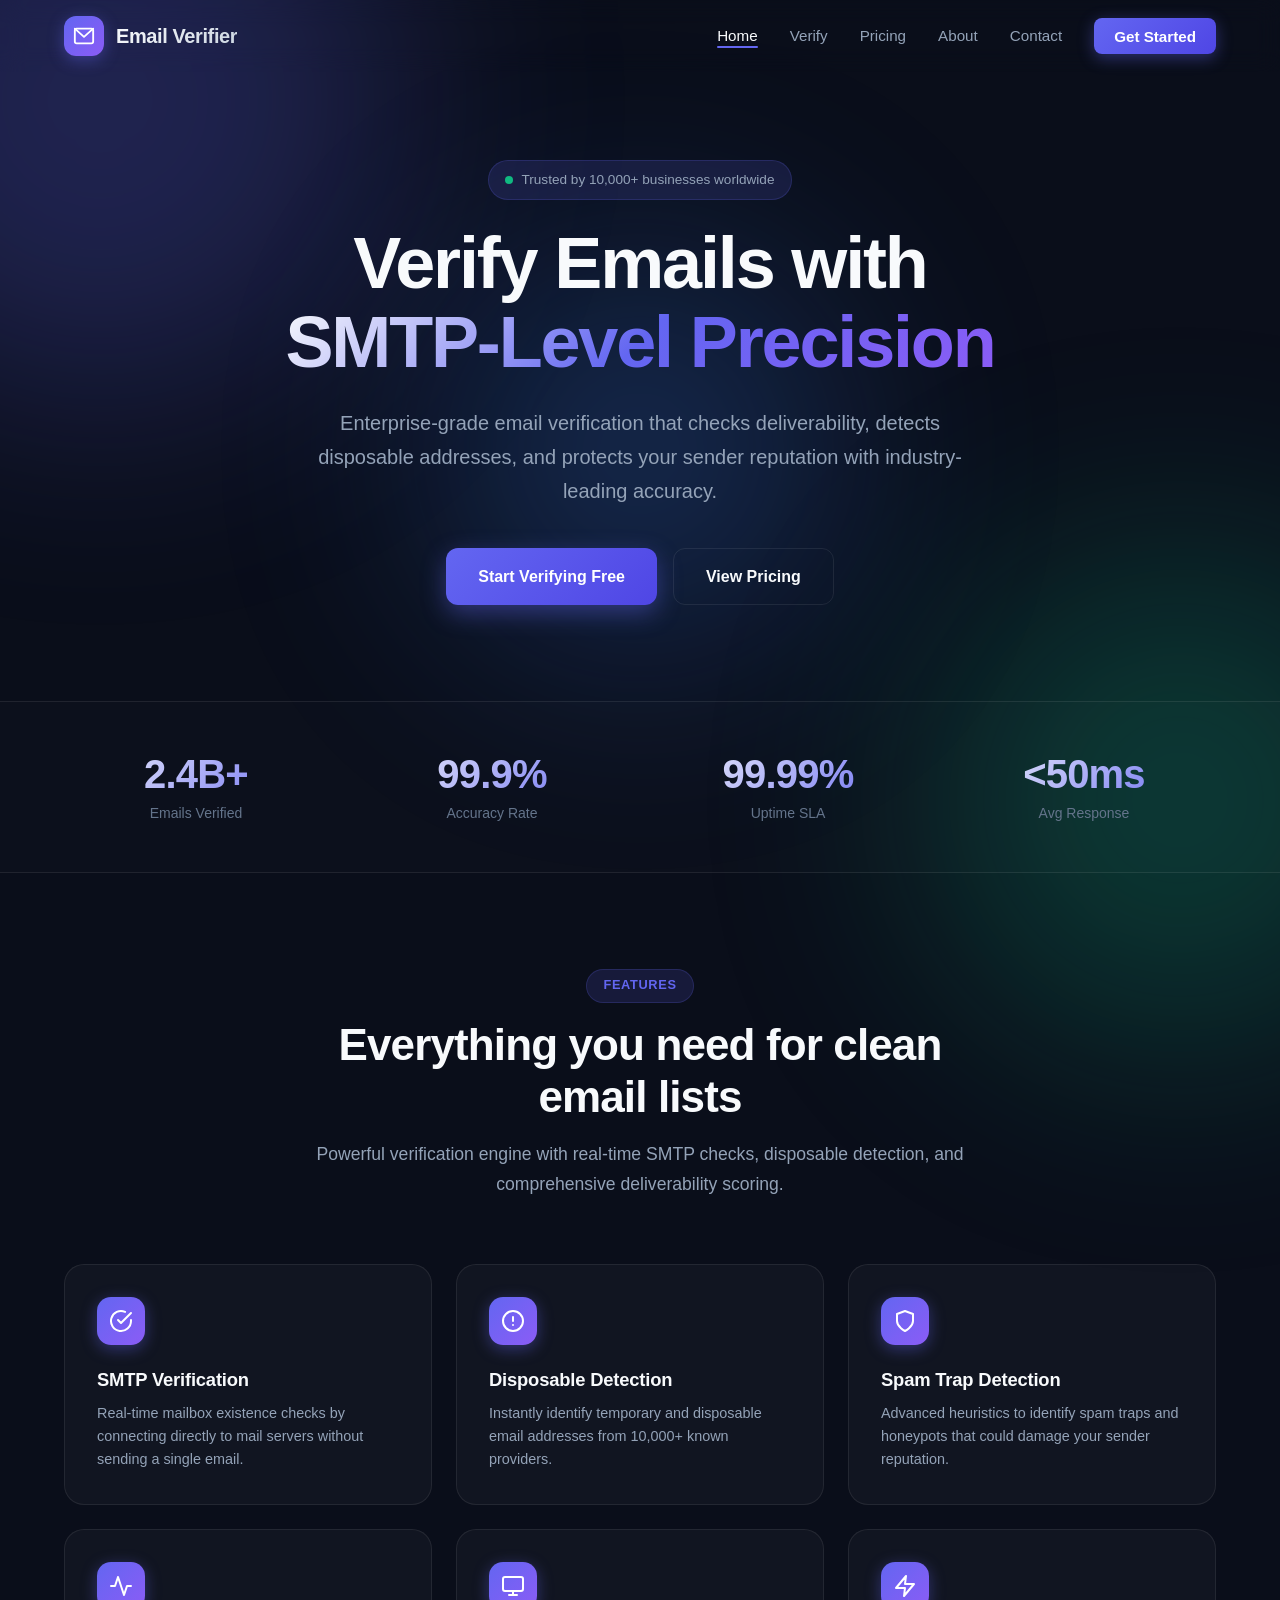
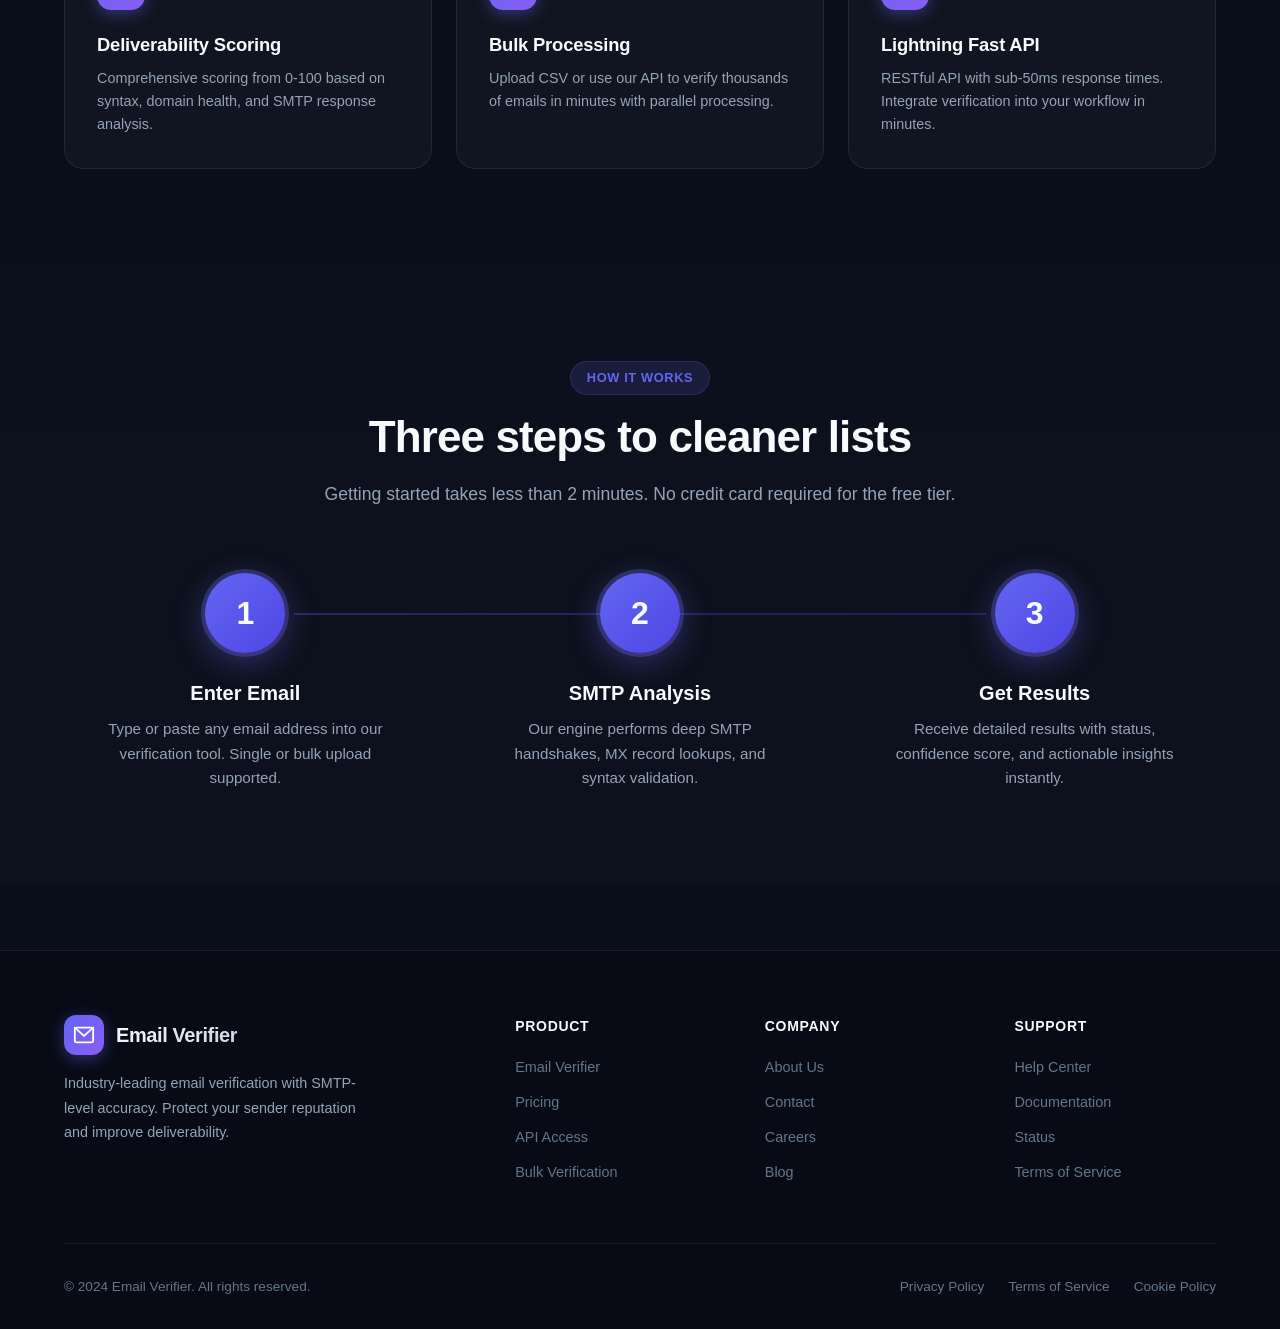
<file: frontend/index.html>
<!DOCTYPE html>
<html lang="en">
<head>
    <meta charset="UTF-8">
    <meta name="viewport" content="width=device-width, initial-scale=1.0">
    <title>Email Verifier - SMTP-Level Email Verification</title>
    <meta name="description" content="Industry-leading email verification service with SMTP-level accuracy. Verify deliverability, detect disposable emails, and protect your sender reputation.">
    <link rel="stylesheet" href="./styles.css">
</head>
<body>
    <div class="bg-orb bg-orb--1"></div>
    <div class="bg-orb bg-orb--2"></div>
    <div class="bg-orb bg-orb--3"></div>

    <nav class="navbar" id="navbar">
        <div class="navbar-inner">
            <a href="./index.html" class="navbar-brand">
                <div class="logo-icon">
                    <svg viewBox="0 0 24 24" fill="none" stroke="currentColor" stroke-width="2" stroke-linecap="round" stroke-linejoin="round">
                        <rect x="2" y="4" width="20" height="16" rx="2"/>
                        <path d="M22 4L12 13 2 4"/>
                    </svg>
                </div>
                <span class="logo-text">Email Verifier</span>
            </a>

            <ul class="nav-links" id="navLinks">
                <li><a href="./index.html" class="active">Home</a></li>
                <li><a href="./verify.html">Verify</a></li>
                <li><a href="./pricing.html">Pricing</a></li>
                <li><a href="./about.html">About</a></li>
                <li><a href="./contact.html">Contact</a></li>
                <li><a href="./verify.html" class="nav-cta">Get Started</a></li>
            </ul>

            <button class="hamburger" id="hamburger" aria-label="Toggle menu">
                <span></span>
                <span></span>
                <span></span>
            </button>
        </div>
    </nav>

    <div class="mobile-menu" id="mobileMenu">
        <a href="./index.html">Home</a>
        <a href="./verify.html">Verify</a>
        <a href="./pricing.html">Pricing</a>
        <a href="./about.html">About</a>
        <a href="./contact.html">Contact</a>
        <a href="./verify.html" class="btn btn--primary">Get Started</a>
    </div>

    <main>
        <section class="hero">
            <div class="container">
                <div class="hero-badge">
                    <span class="hero-badge-dot"></span>
                    Trusted by 10,000+ businesses worldwide
                </div>
                <h1>
                    Verify Emails with<br>
                    <span class="hero-gradient">SMTP-Level Precision</span>
                </h1>
                <p class="hero-subtitle">
                    Enterprise-grade email verification that checks deliverability, detects disposable addresses, and protects your sender reputation with industry-leading accuracy.
                </p>
                <div class="hero-actions">
                    <a href="./verify.html" class="btn btn--primary">Start Verifying Free</a>
                    <a href="./pricing.html" class="btn btn--secondary">View Pricing</a>
                </div>
            </div>
        </section>

        <section class="stats">
            <div class="container">
                <div class="stats-grid">
                    <div class="stat-item">
                        <div class="stat-value">2.4B+</div>
                        <div class="stat-label">Emails Verified</div>
                    </div>
                    <div class="stat-item">
                        <div class="stat-value">99.9%</div>
                        <div class="stat-label">Accuracy Rate</div>
                    </div>
                    <div class="stat-item">
                        <div class="stat-value">99.99%</div>
                        <div class="stat-label">Uptime SLA</div>
                    </div>
                    <div class="stat-item">
                        <div class="stat-value">&lt;50ms</div>
                        <div class="stat-label">Avg Response</div>
                    </div>
                </div>
            </div>
        </section>

        <section class="section">
            <div class="container">
                <div class="section-header">
                    <span class="section-label">Features</span>
                    <h2 class="section-title">Everything you need for clean email lists</h2>
                    <p class="section-subtitle">Powerful verification engine with real-time SMTP checks, disposable detection, and comprehensive deliverability scoring.</p>
                </div>

                <div class="features-grid">
                    <div class="feature-card">
                        <div class="feature-icon">
                            <svg viewBox="0 0 24 24" fill="none" stroke="currentColor" stroke-width="2" stroke-linecap="round" stroke-linejoin="round">
                                <path d="M22 11.08V12a10 10 0 1 1-5.93-9.14"/>
                                <polyline points="22 4 12 14.01 9 11.01"/>
                            </svg>
                        </div>
                        <h3 class="feature-title">SMTP Verification</h3>
                        <p class="feature-desc">Real-time mailbox existence checks by connecting directly to mail servers without sending a single email.</p>
                    </div>

                    <div class="feature-card">
                        <div class="feature-icon">
                            <svg viewBox="0 0 24 24" fill="none" stroke="currentColor" stroke-width="2" stroke-linecap="round" stroke-linejoin="round">
                                <circle cx="12" cy="12" r="10"/>
                                <line x1="12" y1="8" x2="12" y2="12"/>
                                <line x1="12" y1="16" x2="12.01" y2="16"/>
                            </svg>
                        </div>
                        <h3 class="feature-title">Disposable Detection</h3>
                        <p class="feature-desc">Instantly identify temporary and disposable email addresses from 10,000+ known providers.</p>
                    </div>

                    <div class="feature-card">
                        <div class="feature-icon">
                            <svg viewBox="0 0 24 24" fill="none" stroke="currentColor" stroke-width="2" stroke-linecap="round" stroke-linejoin="round">
                                <path d="M12 22s8-4 8-10V5l-8-3-8 3v7c0 6 8 10 8 10z"/>
                            </svg>
                        </div>
                        <h3 class="feature-title">Spam Trap Detection</h3>
                        <p class="feature-desc">Advanced heuristics to identify spam traps and honeypots that could damage your sender reputation.</p>
                    </div>

                    <div class="feature-card">
                        <div class="feature-icon">
                            <svg viewBox="0 0 24 24" fill="none" stroke="currentColor" stroke-width="2" stroke-linecap="round" stroke-linejoin="round">
                                <polyline points="22 12 18 12 15 21 9 3 6 12 2 12"/>
                            </svg>
                        </div>
                        <h3 class="feature-title">Deliverability Scoring</h3>
                        <p class="feature-desc">Comprehensive scoring from 0-100 based on syntax, domain health, and SMTP response analysis.</p>
                    </div>

                    <div class="feature-card">
                        <div class="feature-icon">
                            <svg viewBox="0 0 24 24" fill="none" stroke="currentColor" stroke-width="2" stroke-linecap="round" stroke-linejoin="round">
                                <rect x="2" y="3" width="20" height="14" rx="2" ry="2"/>
                                <line x1="8" y1="21" x2="16" y2="21"/>
                                <line x1="12" y1="17" x2="12" y2="21"/>
                            </svg>
                        </div>
                        <h3 class="feature-title">Bulk Processing</h3>
                        <p class="feature-desc">Upload CSV or use our API to verify thousands of emails in minutes with parallel processing.</p>
                    </div>

                    <div class="feature-card">
                        <div class="feature-icon">
                            <svg viewBox="0 0 24 24" fill="none" stroke="currentColor" stroke-width="2" stroke-linecap="round" stroke-linejoin="round">
                                <path d="M13 2L3 14h9l-1 8 10-12h-9l1-8z"/>
                            </svg>
                        </div>
                        <h3 class="feature-title">Lightning Fast API</h3>
                        <p class="feature-desc">RESTful API with sub-50ms response times. Integrate verification into your workflow in minutes.</p>
                    </div>
                </div>
            </div>
        </section>

        <section class="section" style="background: rgba(255,255,255,0.01);">
            <div class="container">
                <div class="section-header">
                    <span class="section-label">How It Works</span>
                    <h2 class="section-title">Three steps to cleaner lists</h2>
                    <p class="section-subtitle">Getting started takes less than 2 minutes. No credit card required for the free tier.</p>
                </div>

                <div class="how-grid">
                    <div class="how-item">
                        <div class="how-number">1</div>
                        <h3 class="how-title">Enter Email</h3>
                        <p class="how-desc">Type or paste any email address into our verification tool. Single or bulk upload supported.</p>
                    </div>
                    <div class="how-item">
                        <div class="how-number">2</div>
                        <h3 class="how-title">SMTP Analysis</h3>
                        <p class="how-desc">Our engine performs deep SMTP handshakes, MX record lookups, and syntax validation.</p>
                    </div>
                    <div class="how-item">
                        <div class="how-number">3</div>
                        <h3 class="how-title">Get Results</h3>
                        <p class="how-desc">Receive detailed results with status, confidence score, and actionable insights instantly.</p>
                    </div>
                </div>
            </div>
        </section>
    </main>

    <footer class="footer">
        <div class="container">
            <div class="footer-grid">
                <div class="footer-brand">
                    <a href="./index.html" class="navbar-brand">
                        <div class="logo-icon">
                            <svg viewBox="0 0 24 24" fill="none" stroke="currentColor" stroke-width="2" stroke-linecap="round" stroke-linejoin="round">
                                <rect x="2" y="4" width="20" height="16" rx="2"/>
                                <path d="M22 4L12 13 2 4"/>
                            </svg>
                        </div>
                        <span class="logo-text">Email Verifier</span>
                    </a>
                    <p>Industry-leading email verification with SMTP-level accuracy. Protect your sender reputation and improve deliverability.</p>
                </div>

                <div class="footer-col">
                    <h4>Product</h4>
                    <ul>
                        <li><a href="./verify.html">Email Verifier</a></li>
                        <li><a href="./pricing.html">Pricing</a></li>
                        <li><a href="./pricing.html">API Access</a></li>
                        <li><a href="./pricing.html">Bulk Verification</a></li>
                    </ul>
                </div>

                <div class="footer-col">
                    <h4>Company</h4>
                    <ul>
                        <li><a href="./about.html">About Us</a></li>
                        <li><a href="./contact.html">Contact</a></li>
                        <li><a href="./about.html">Careers</a></li>
                        <li><a href="./about.html">Blog</a></li>
                    </ul>
                </div>

                <div class="footer-col">
                    <h4>Support</h4>
                    <ul>
                        <li><a href="./contact.html">Help Center</a></li>
                        <li><a href="./contact.html">Documentation</a></li>
                        <li><a href="./contact.html">Status</a></li>
                        <li><a href="./contact.html">Terms of Service</a></li>
                    </ul>
                </div>
            </div>

            <div class="footer-bottom">
                <p>&copy; 2024 Email Verifier. All rights reserved.</p>
                <div class="footer-bottom-links">
                    <a href="#">Privacy Policy</a>
                    <a href="#">Terms of Service</a>
                    <a href="#">Cookie Policy</a>
                </div>
            </div>
        </div>
    </footer>

    <script src="./app.js"></script>
</body>
</html>
</file>
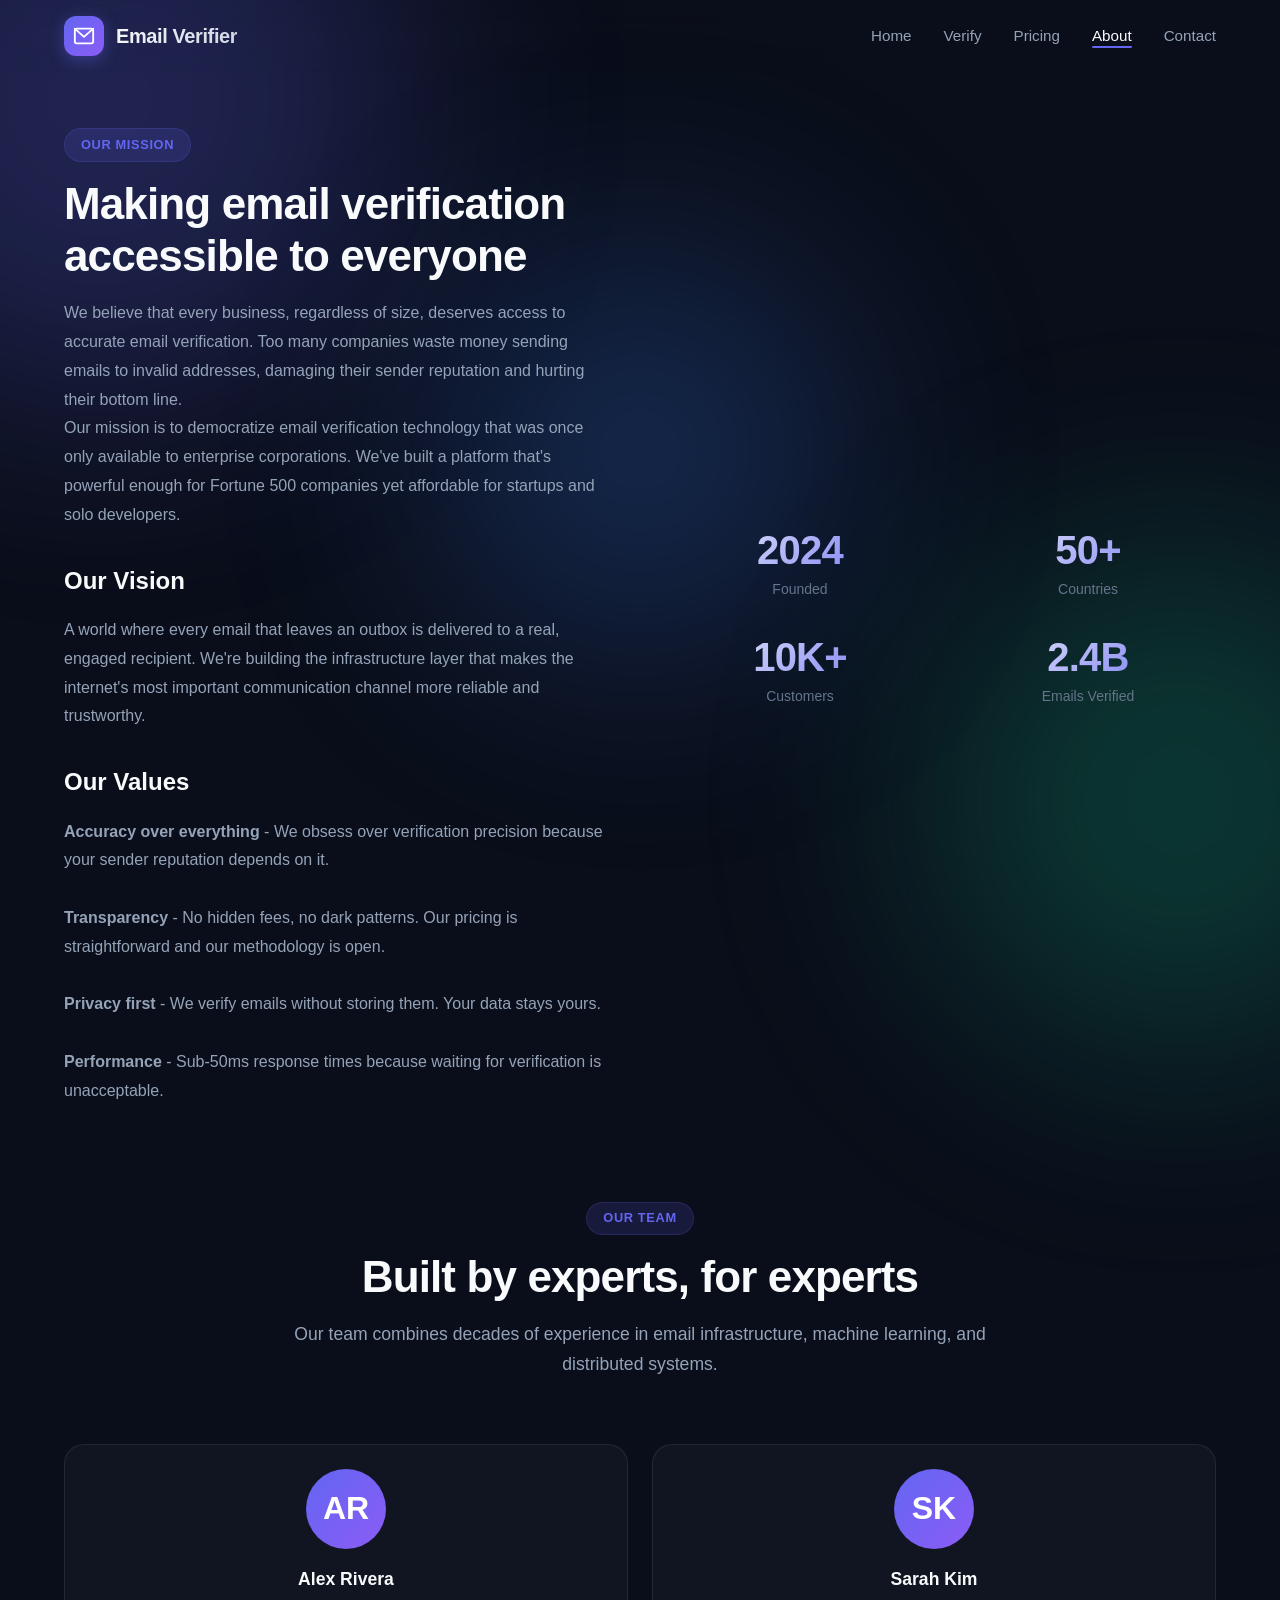
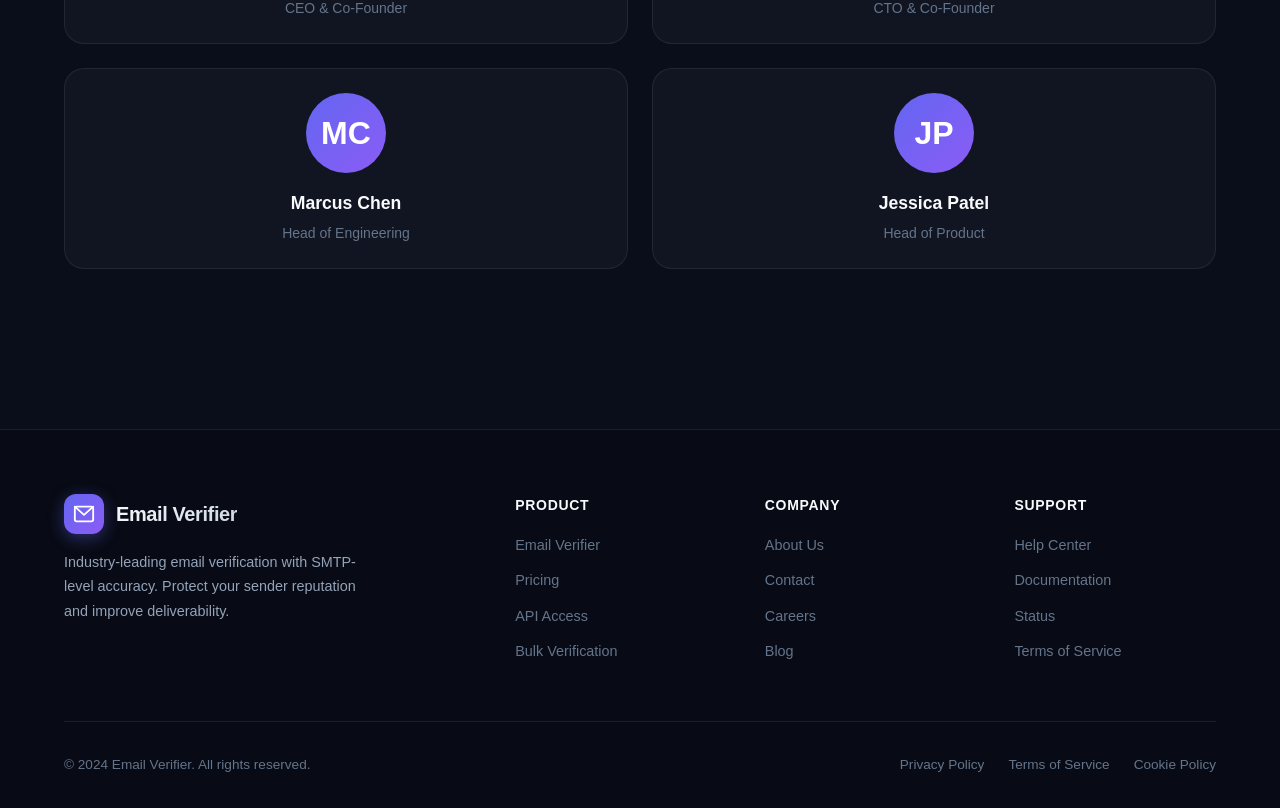
<file: frontend/about.html>
<!DOCTYPE html>
<html lang="en">
<head>
    <meta charset="UTF-8">
    <meta name="viewport" content="width=device-width, initial-scale=1.0">
    <title>About - Email Verifier</title>
    <meta name="description" content="Learn about our mission to make email verification accessible, accurate, and affordable for everyone.">
    <link rel="stylesheet" href="./styles.css">
</head>
<body>
    <div class="bg-orb bg-orb--1"></div>
    <div class="bg-orb bg-orb--2"></div>
    <div class="bg-orb bg-orb--3"></div>

    <nav class="navbar" id="navbar">
        <div class="navbar-inner">
            <a href="./index.html" class="navbar-brand">
                <div class="logo-icon">
                    <svg viewBox="0 0 24 24" fill="none" stroke="currentColor" stroke-width="2" stroke-linecap="round" stroke-linejoin="round">
                        <rect x="2" y="4" width="20" height="16" rx="2"/>
                        <path d="M22 4L12 13 2 4"/>
                    </svg>
                </div>
                <span class="logo-text">Email Verifier</span>
            </a>

            <ul class="nav-links" id="navLinks">
                <li><a href="./index.html">Home</a></li>
                <li><a href="./verify.html">Verify</a></li>
                <li><a href="./pricing.html">Pricing</a></li>
                <li><a href="./about.html" class="active">About</a></li>
                <li><a href="./contact.html">Contact</a></li>
            </ul>

            <button class="hamburger" id="hamburger" aria-label="Toggle menu">
                <span></span>
                <span></span>
                <span></span>
            </button>
        </div>
    </nav>

    <div class="mobile-menu" id="mobileMenu">
        <a href="./index.html">Home</a>
        <a href="./verify.html">Verify</a>
        <a href="./pricing.html">Pricing</a>
        <a href="./about.html">About</a>
        <a href="./contact.html">Contact</a>
    </div>

    <main>
        <section class="section" style="padding-top: 8rem;">
            <div class="container">
                <div class="about-grid">
                    <div class="about-content">
                        <span class="section-label">Our Mission</span>
                        <h2 class="section-title">Making email verification accessible to everyone</h2>
                        <p>
                            We believe that every business, regardless of size, deserves access to accurate email verification. Too many companies waste money sending emails to invalid addresses, damaging their sender reputation and hurting their bottom line.
                        </p>
                        <p>
                            Our mission is to democratize email verification technology that was once only available to enterprise corporations. We've built a platform that's powerful enough for Fortune 500 companies yet affordable for startups and solo developers.
                        </p>

                        <h3>Our Vision</h3>
                        <p>
                            A world where every email that leaves an outbox is delivered to a real, engaged recipient. We're building the infrastructure layer that makes the internet's most important communication channel more reliable and trustworthy.
                        </p>

                        <h3>Our Values</h3>
                        <p>
                            <strong>Accuracy over everything</strong> - We obsess over verification precision because your sender reputation depends on it.<br><br>
                            <strong>Transparency</strong> - No hidden fees, no dark patterns. Our pricing is straightforward and our methodology is open.<br><br>
                            <strong>Privacy first</strong> - We verify emails without storing them. Your data stays yours.<br><br>
                            <strong>Performance</strong> - Sub-50ms response times because waiting for verification is unacceptable.
                        </p>
                    </div>

                    <div class="about-visual">
                        <div class="stats" style="padding: 2rem 0; border: none; background: transparent;">
                            <div class="stats-grid" style="grid-template-columns: 1fr 1fr;">
                                <div class="stat-item">
                                    <div class="stat-value">2024</div>
                                    <div class="stat-label">Founded</div>
                                </div>
                                <div class="stat-item">
                                    <div class="stat-value">50+</div>
                                    <div class="stat-label">Countries</div>
                                </div>
                                <div class="stat-item">
                                    <div class="stat-value">10K+</div>
                                    <div class="stat-label">Customers</div>
                                </div>
                                <div class="stat-item">
                                    <div class="stat-value">2.4B</div>
                                    <div class="stat-label">Emails Verified</div>
                                </div>
                            </div>
                        </div>
                    </div>
                </div>

                <div class="section-header" style="margin-top: 6rem;">
                    <span class="section-label">Our Team</span>
                    <h2 class="section-title">Built by experts, for experts</h2>
                    <p class="section-subtitle">Our team combines decades of experience in email infrastructure, machine learning, and distributed systems.</p>
                </div>

                <div class="team-grid">
                    <div class="team-card">
                        <div class="team-avatar">AR</div>
                        <div class="team-name">Alex Rivera</div>
                        <div class="team-role">CEO & Co-Founder</div>
                    </div>

                    <div class="team-card">
                        <div class="team-avatar">SK</div>
                        <div class="team-name">Sarah Kim</div>
                        <div class="team-role">CTO & Co-Founder</div>
                    </div>

                    <div class="team-card">
                        <div class="team-avatar">MC</div>
                        <div class="team-name">Marcus Chen</div>
                        <div class="team-role">Head of Engineering</div>
                    </div>

                    <div class="team-card">
                        <div class="team-avatar">JP</div>
                        <div class="team-name">Jessica Patel</div>
                        <div class="team-role">Head of Product</div>
                    </div>
                </div>
            </div>
        </section>
    </main>

    <footer class="footer">
        <div class="container">
            <div class="footer-grid">
                <div class="footer-brand">
                    <a href="./index.html" class="navbar-brand">
                        <div class="logo-icon">
                            <svg viewBox="0 0 24 24" fill="none" stroke="currentColor" stroke-width="2" stroke-linecap="round" stroke-linejoin="round">
                                <rect x="2" y="4" width="20" height="16" rx="2"/>
                                <path d="M22 4L12 13 2 4"/>
                            </svg>
                        </div>
                        <span class="logo-text">Email Verifier</span>
                    </a>
                    <p>Industry-leading email verification with SMTP-level accuracy. Protect your sender reputation and improve deliverability.</p>
                </div>

                <div class="footer-col">
                    <h4>Product</h4>
                    <ul>
                        <li><a href="./verify.html">Email Verifier</a></li>
                        <li><a href="./pricing.html">Pricing</a></li>
                        <li><a href="./pricing.html">API Access</a></li>
                        <li><a href="./pricing.html">Bulk Verification</a></li>
                    </ul>
                </div>

                <div class="footer-col">
                    <h4>Company</h4>
                    <ul>
                        <li><a href="./about.html">About Us</a></li>
                        <li><a href="./contact.html">Contact</a></li>
                        <li><a href="./about.html">Careers</a></li>
                        <li><a href="./about.html">Blog</a></li>
                    </ul>
                </div>

                <div class="footer-col">
                    <h4>Support</h4>
                    <ul>
                        <li><a href="./contact.html">Help Center</a></li>
                        <li><a href="./contact.html">Documentation</a></li>
                        <li><a href="./contact.html">Status</a></li>
                        <li><a href="./contact.html">Terms of Service</a></li>
                    </ul>
                </div>
            </div>

            <div class="footer-bottom">
                <p>&copy; 2024 Email Verifier. All rights reserved.</p>
                <div class="footer-bottom-links">
                    <a href="#">Privacy Policy</a>
                    <a href="#">Terms of Service</a>
                    <a href="#">Cookie Policy</a>
                </div>
            </div>
        </div>
    </footer>

    <script src="./app.js"></script>
</body>
</html>
</file>
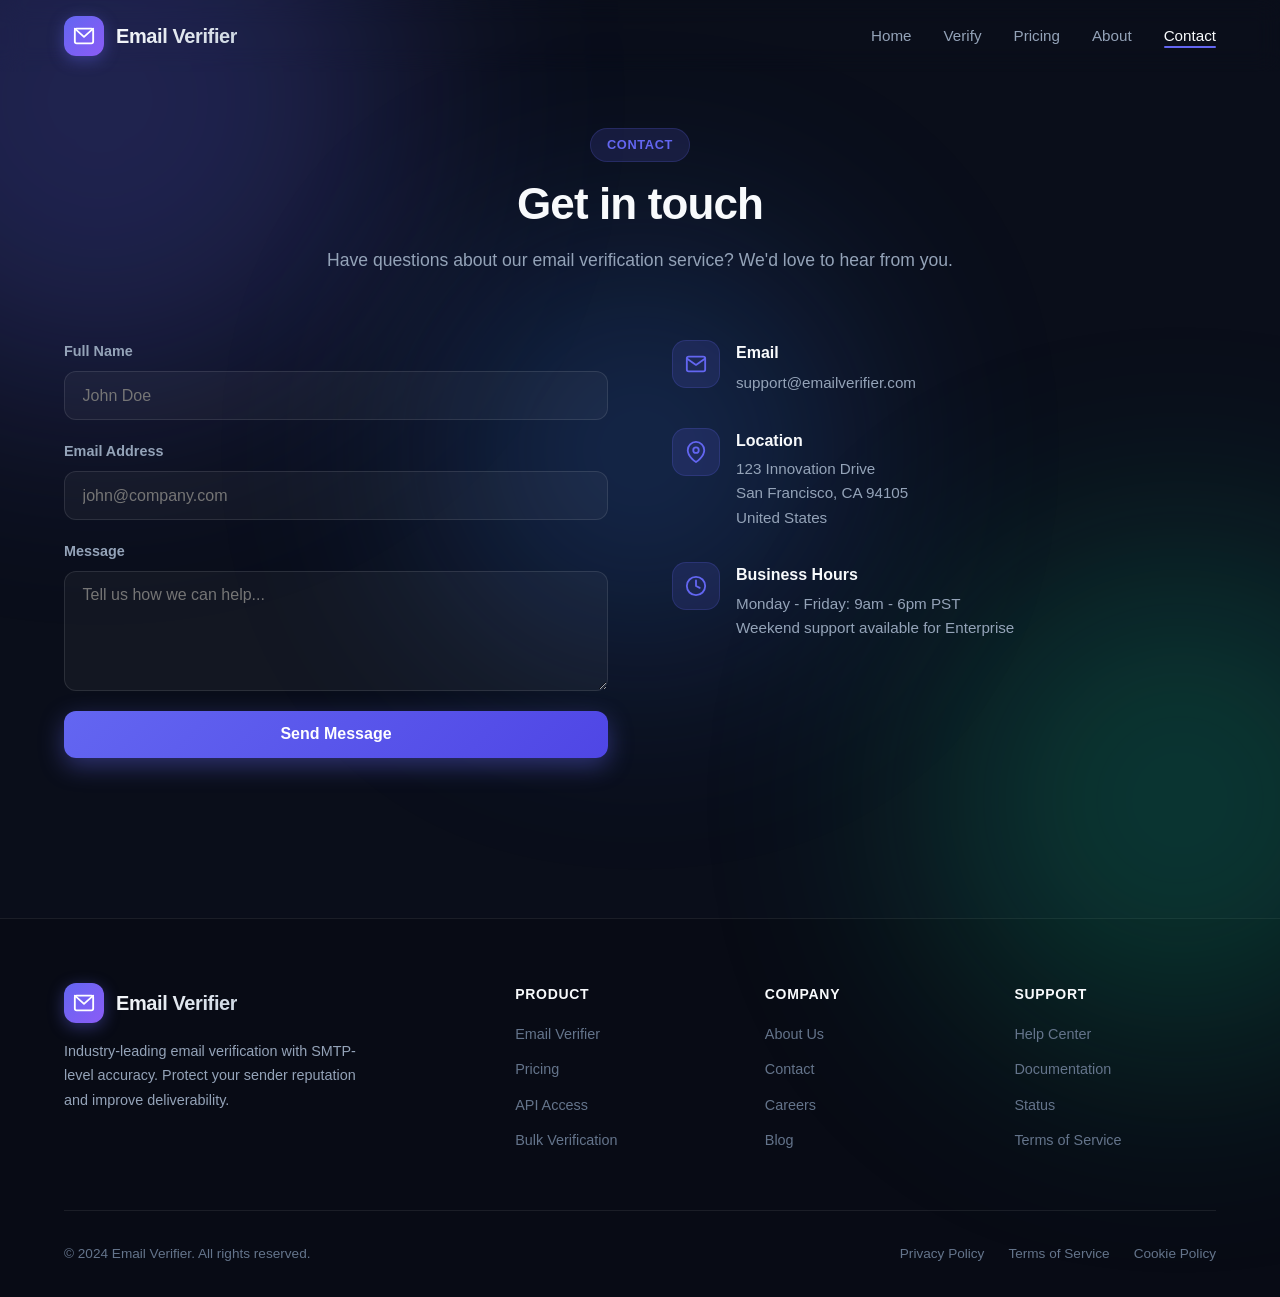
<file: frontend/contact.html>
<!DOCTYPE html>
<html lang="en">
<head>
    <meta charset="UTF-8">
    <meta name="viewport" content="width=device-width, initial-scale=1.0">
    <title>Contact - Email Verifier</title>
    <meta name="description" content="Get in touch with our team. We're here to help with email verification, API integration, and enterprise solutions.">
    <link rel="stylesheet" href="./styles.css">
</head>
<body>
    <div class="bg-orb bg-orb--1"></div>
    <div class="bg-orb bg-orb--2"></div>
    <div class="bg-orb bg-orb--3"></div>

    <nav class="navbar" id="navbar">
        <div class="navbar-inner">
            <a href="./index.html" class="navbar-brand">
                <div class="logo-icon">
                    <svg viewBox="0 0 24 24" fill="none" stroke="currentColor" stroke-width="2" stroke-linecap="round" stroke-linejoin="round">
                        <rect x="2" y="4" width="20" height="16" rx="2"/>
                        <path d="M22 4L12 13 2 4"/>
                    </svg>
                </div>
                <span class="logo-text">Email Verifier</span>
            </a>

            <ul class="nav-links" id="navLinks">
                <li><a href="./index.html">Home</a></li>
                <li><a href="./verify.html">Verify</a></li>
                <li><a href="./pricing.html">Pricing</a></li>
                <li><a href="./about.html">About</a></li>
                <li><a href="./contact.html" class="active">Contact</a></li>
            </ul>

            <button class="hamburger" id="hamburger" aria-label="Toggle menu">
                <span></span>
                <span></span>
                <span></span>
            </button>
        </div>
    </nav>

    <div class="mobile-menu" id="mobileMenu">
        <a href="./index.html">Home</a>
        <a href="./verify.html">Verify</a>
        <a href="./pricing.html">Pricing</a>
        <a href="./about.html">About</a>
        <a href="./contact.html">Contact</a>
    </div>

    <main>
        <section class="section" style="padding-top: 8rem;">
            <div class="container">
                <div class="section-header">
                    <span class="section-label">Contact</span>
                    <h2 class="section-title">Get in touch</h2>
                    <p class="section-subtitle">Have questions about our email verification service? We'd love to hear from you.</p>
                </div>

                <div class="contact-grid">
                    <div class="contact-form-wrap">
                        <form id="contactForm" class="contact-form">
                            <div class="form-group">
                                <label for="contactName">Full Name</label>
                                <input type="text" id="contactName" name="name" placeholder="John Doe" required>
                            </div>

                            <div class="form-group">
                                <label for="contactEmail">Email Address</label>
                                <input type="email" id="contactEmail" name="email" placeholder="john@company.com" required>
                            </div>

                            <div class="form-group">
                                <label for="contactMessage">Message</label>
                                <textarea id="contactMessage" name="message" placeholder="Tell us how we can help..." required></textarea>
                            </div>

                            <button type="submit" class="btn btn--primary">Send Message</button>
                        </form>

                        <div id="contactSuccess" class="hidden" style="margin-top: 1.5rem; padding: 1.25rem; background: var(--success-glow); border: 1px solid rgba(16, 185, 129, 0.3); border-radius: var(--radius-sm); color: var(--success); display: flex; align-items: center; gap: 0.75rem;">
                            <svg width="20" height="20" viewBox="0 0 24 24" fill="none" stroke="currentColor" stroke-width="2" stroke-linecap="round" stroke-linejoin="round"><polyline points="20 6 9 17 4 12"/></svg>
                            <span>Thank you! We'll get back to you within 24 hours.</span>
                        </div>
                    </div>

                    <div class="contact-info">
                        <div class="contact-info-item">
                            <div class="contact-info-icon">
                                <svg viewBox="0 0 24 24" fill="none" stroke="currentColor" stroke-width="2" stroke-linecap="round" stroke-linejoin="round">
                                    <path d="M4 4h16c1.1 0 2 .9 2 2v12c0 1.1-.9 2-2 2H4c-1.1 0-2-.9-2-2V6c0-1.1.9-2 2-2z"/>
                                    <polyline points="22,6 12,13 2,6"/>
                                </svg>
                            </div>
                            <div class="contact-info-content">
                                <h4>Email</h4>
                                <a href="mailto:support@emailverifier.com">support@emailverifier.com</a>
                            </div>
                        </div>

                        <div class="contact-info-item">
                            <div class="contact-info-icon">
                                <svg viewBox="0 0 24 24" fill="none" stroke="currentColor" stroke-width="2" stroke-linecap="round" stroke-linejoin="round">
                                    <path d="M21 10c0 7-9 13-9 13s-9-6-9-13a9 9 0 0 1 18 0z"/>
                                    <circle cx="12" cy="10" r="3"/>
                                </svg>
                            </div>
                            <div class="contact-info-content">
                                <h4>Location</h4>
                                <p>123 Innovation Drive<br>San Francisco, CA 94105<br>United States</p>
                            </div>
                        </div>

                        <div class="contact-info-item">
                            <div class="contact-info-icon">
                                <svg viewBox="0 0 24 24" fill="none" stroke="currentColor" stroke-width="2" stroke-linecap="round" stroke-linejoin="round">
                                    <circle cx="12" cy="12" r="10"/>
                                    <polyline points="12 6 12 12 16 14"/>
                                </svg>
                            </div>
                            <div class="contact-info-content">
                                <h4>Business Hours</h4>
                                <p>Monday - Friday: 9am - 6pm PST<br>Weekend support available for Enterprise</p>
                            </div>
                        </div>
                    </div>
                </div>
            </div>
        </section>
    </main>

    <footer class="footer">
        <div class="container">
            <div class="footer-grid">
                <div class="footer-brand">
                    <a href="./index.html" class="navbar-brand">
                        <div class="logo-icon">
                            <svg viewBox="0 0 24 24" fill="none" stroke="currentColor" stroke-width="2" stroke-linecap="round" stroke-linejoin="round">
                                <rect x="2" y="4" width="20" height="16" rx="2"/>
                                <path d="M22 4L12 13 2 4"/>
                            </svg>
                        </div>
                        <span class="logo-text">Email Verifier</span>
                    </a>
                    <p>Industry-leading email verification with SMTP-level accuracy. Protect your sender reputation and improve deliverability.</p>
                </div>

                <div class="footer-col">
                    <h4>Product</h4>
                    <ul>
                        <li><a href="./verify.html">Email Verifier</a></li>
                        <li><a href="./pricing.html">Pricing</a></li>
                        <li><a href="./pricing.html">API Access</a></li>
                        <li><a href="./pricing.html">Bulk Verification</a></li>
                    </ul>
                </div>

                <div class="footer-col">
                    <h4>Company</h4>
                    <ul>
                        <li><a href="./about.html">About Us</a></li>
                        <li><a href="./contact.html">Contact</a></li>
                        <li><a href="./about.html">Careers</a></li>
                        <li><a href="./about.html">Blog</a></li>
                    </ul>
                </div>

                <div class="footer-col">
                    <h4>Support</h4>
                    <ul>
                        <li><a href="./contact.html">Help Center</a></li>
                        <li><a href="./contact.html">Documentation</a></li>
                        <li><a href="./contact.html">Status</a></li>
                        <li><a href="./contact.html">Terms of Service</a></li>
                    </ul>
                </div>
            </div>

            <div class="footer-bottom">
                <p>&copy; 2024 Email Verifier. All rights reserved.</p>
                <div class="footer-bottom-links">
                    <a href="#">Privacy Policy</a>
                    <a href="#">Terms of Service</a>
                    <a href="#">Cookie Policy</a>
                </div>
            </div>
        </div>
    </footer>

    <script src="./app.js"></script>
</body>
</html>
</file>
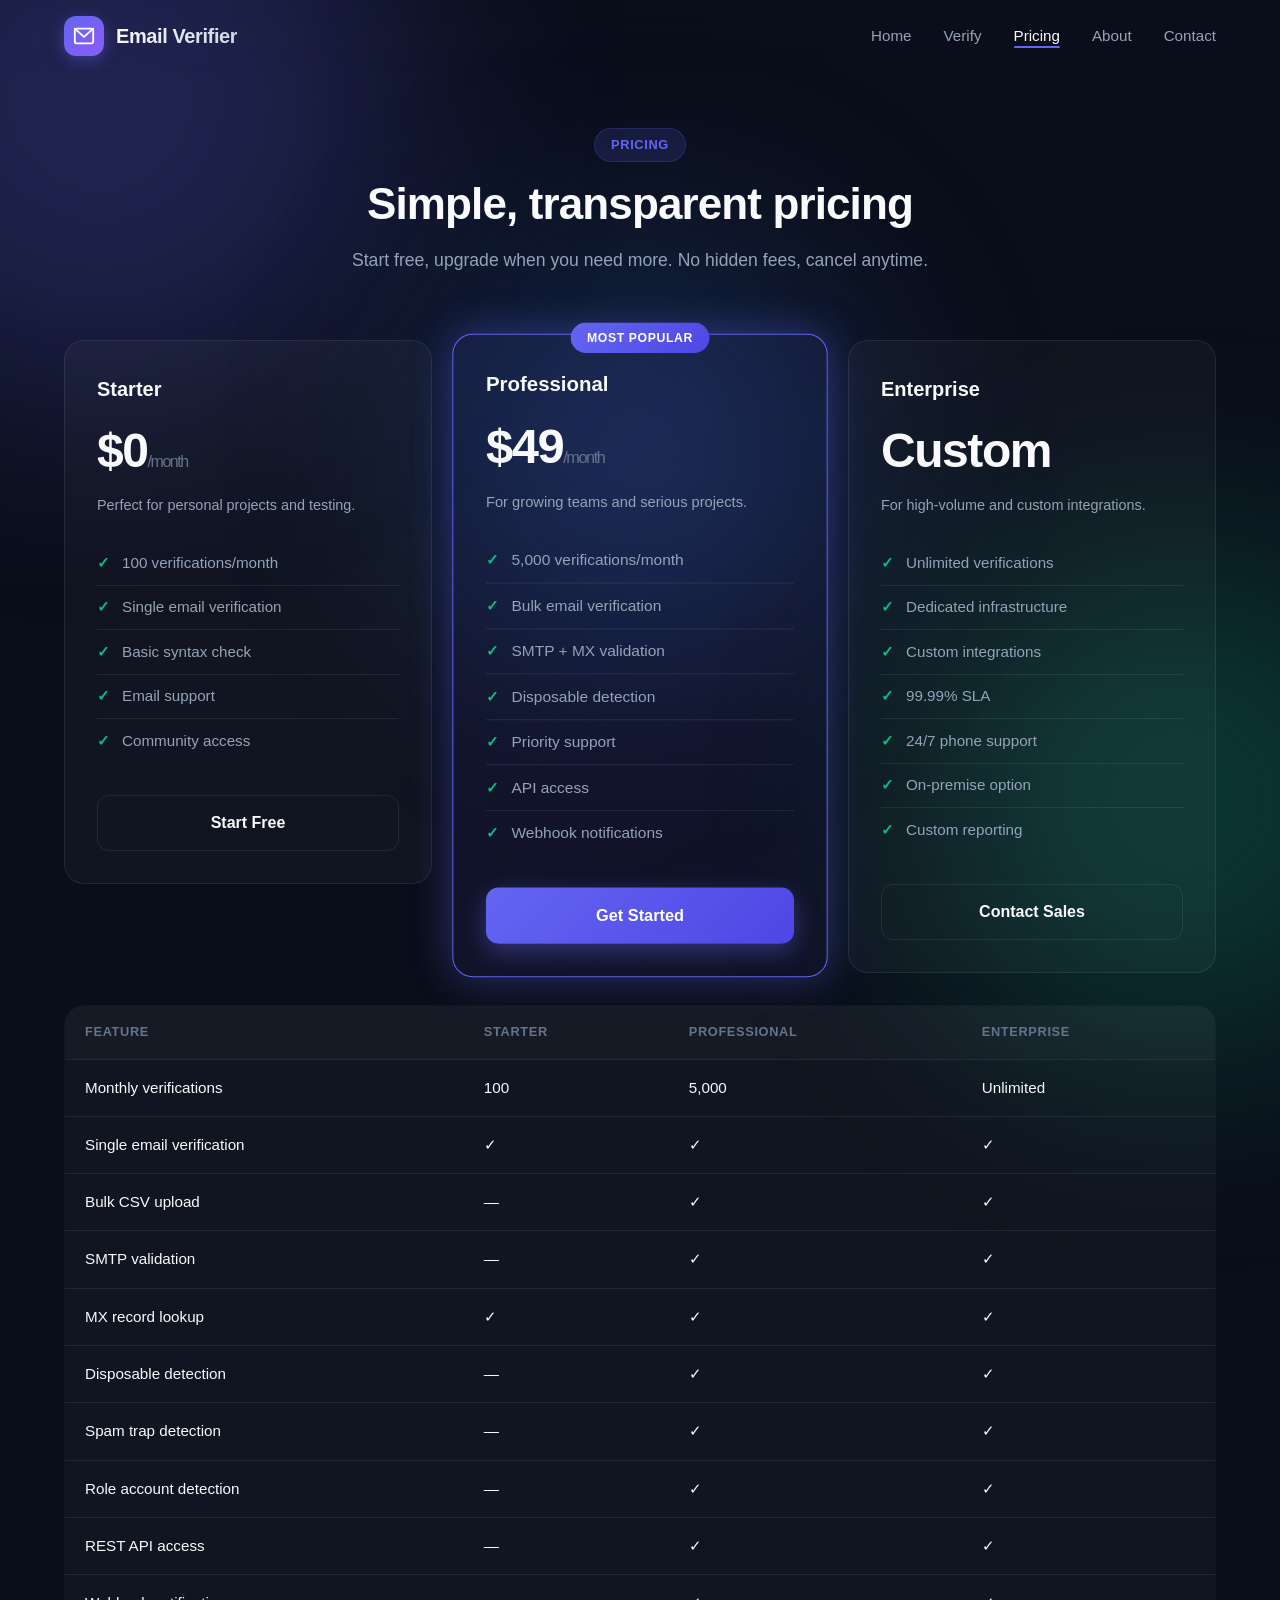
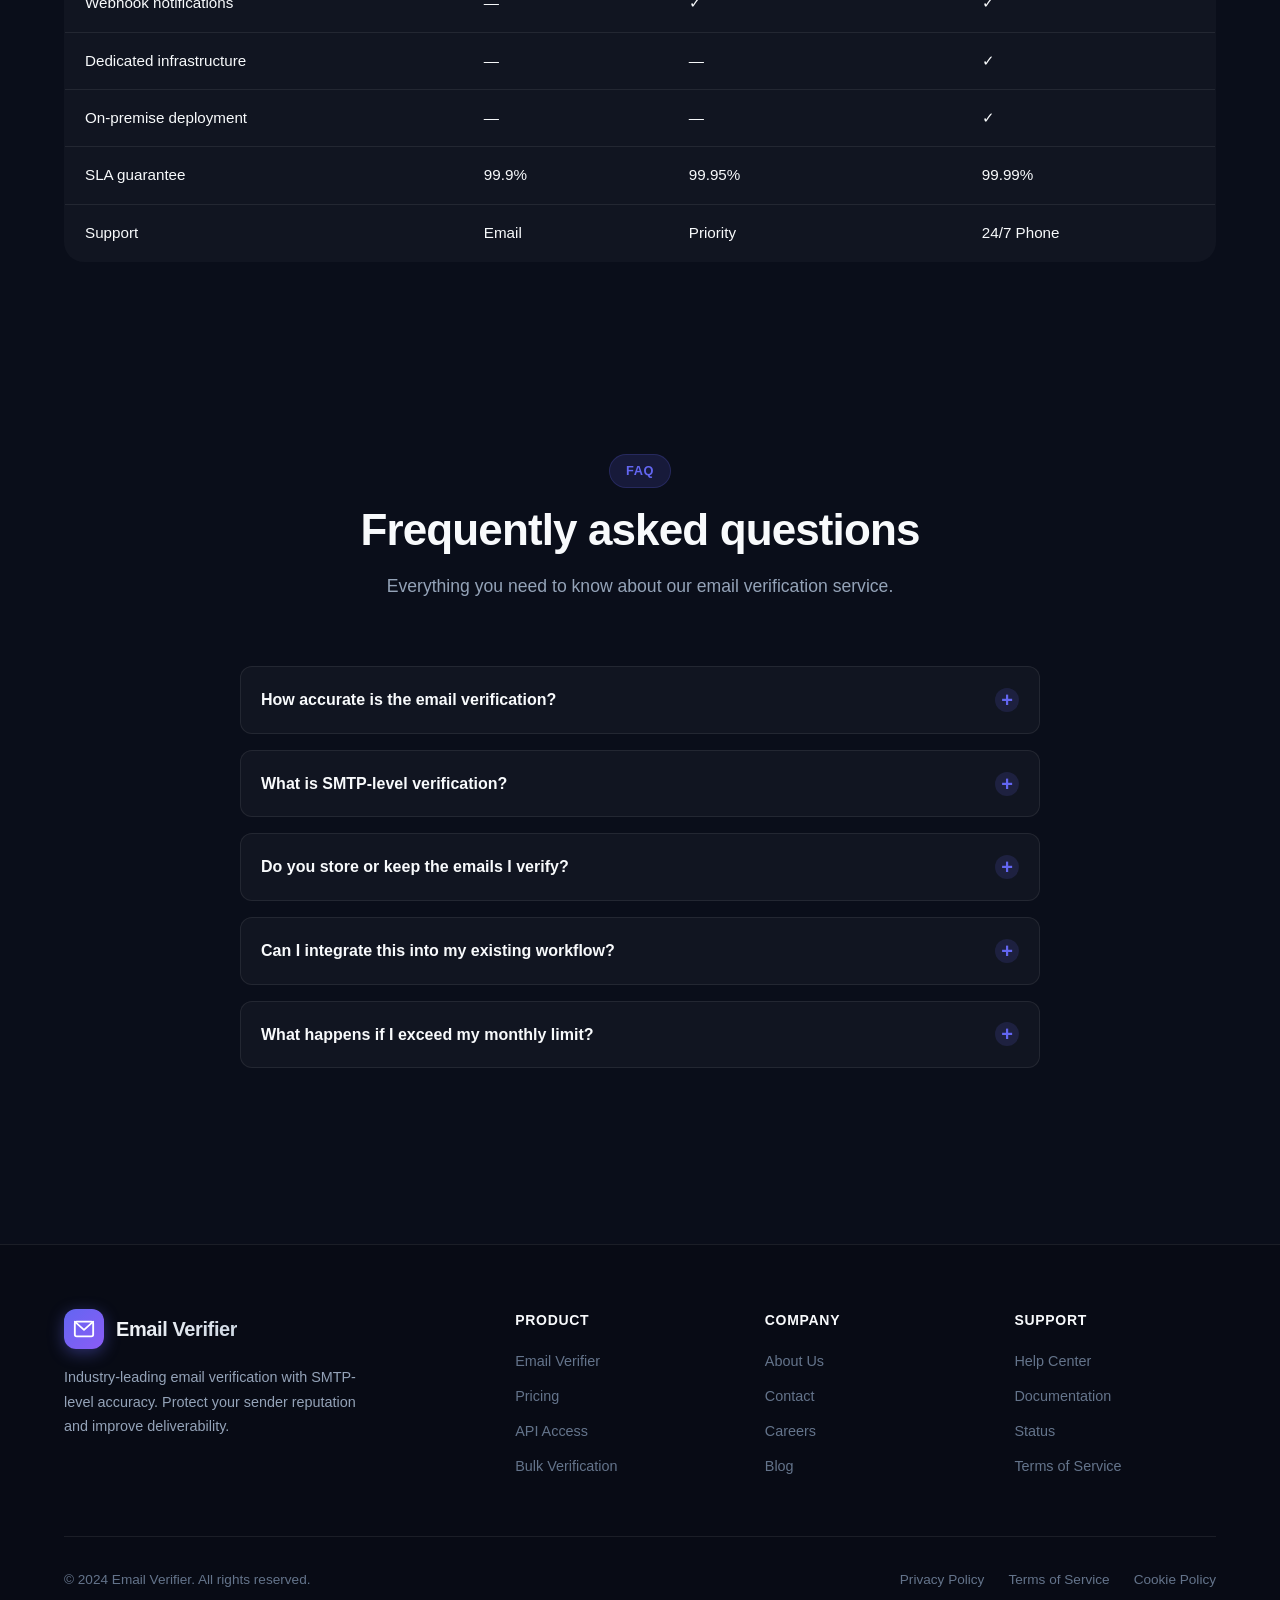
<file: frontend/pricing.html>
<!DOCTYPE html>
<html lang="en">
<head>
    <meta charset="UTF-8">
    <meta name="viewport" content="width=device-width, initial-scale=1.0">
    <title>Pricing - Email Verifier</title>
    <meta name="description" content="Simple, transparent pricing for email verification. Start free, scale as you grow.">
    <link rel="stylesheet" href="./styles.css">
</head>
<body>
    <div class="bg-orb bg-orb--1"></div>
    <div class="bg-orb bg-orb--2"></div>
    <div class="bg-orb bg-orb--3"></div>

    <nav class="navbar" id="navbar">
        <div class="navbar-inner">
            <a href="./index.html" class="navbar-brand">
                <div class="logo-icon">
                    <svg viewBox="0 0 24 24" fill="none" stroke="currentColor" stroke-width="2" stroke-linecap="round" stroke-linejoin="round">
                        <rect x="2" y="4" width="20" height="16" rx="2"/>
                        <path d="M22 4L12 13 2 4"/>
                    </svg>
                </div>
                <span class="logo-text">Email Verifier</span>
            </a>

            <ul class="nav-links" id="navLinks">
                <li><a href="./index.html">Home</a></li>
                <li><a href="./verify.html">Verify</a></li>
                <li><a href="./pricing.html" class="active">Pricing</a></li>
                <li><a href="./about.html">About</a></li>
                <li><a href="./contact.html">Contact</a></li>
            </ul>

            <button class="hamburger" id="hamburger" aria-label="Toggle menu">
                <span></span>
                <span></span>
                <span></span>
            </button>
        </div>
    </nav>

    <div class="mobile-menu" id="mobileMenu">
        <a href="./index.html">Home</a>
        <a href="./verify.html">Verify</a>
        <a href="./pricing.html">Pricing</a>
        <a href="./about.html">About</a>
        <a href="./contact.html">Contact</a>
    </div>

    <main>
        <section class="section" style="padding-top: 8rem;">
            <div class="container">
                <div class="section-header">
                    <span class="section-label">Pricing</span>
                    <h2 class="section-title">Simple, transparent pricing</h2>
                    <p class="section-subtitle">Start free, upgrade when you need more. No hidden fees, cancel anytime.</p>
                </div>

                <div class="pricing-grid">
                    <div class="pricing-card">
                        <h3 class="pricing-name">Starter</h3>
                        <div class="pricing-price">$0<span>/month</span></div>
                        <p class="pricing-desc">Perfect for personal projects and testing.</p>
                        <ul class="pricing-features">
                            <li>100 verifications/month</li>
                            <li>Single email verification</li>
                            <li>Basic syntax check</li>
                            <li>Email support</li>
                            <li>Community access</li>
                        </ul>
                        <a href="./verify.html" class="btn btn--secondary">Start Free</a>
                    </div>

                    <div class="pricing-card featured">
                        <div class="pricing-popular">Most Popular</div>
                        <h3 class="pricing-name">Professional</h3>
                        <div class="pricing-price">$49<span>/month</span></div>
                        <p class="pricing-desc">For growing teams and serious projects.</p>
                        <ul class="pricing-features">
                            <li>5,000 verifications/month</li>
                            <li>Bulk email verification</li>
                            <li>SMTP + MX validation</li>
                            <li>Disposable detection</li>
                            <li>Priority support</li>
                            <li>API access</li>
                            <li>Webhook notifications</li>
                        </ul>
                        <a href="./verify.html" class="btn btn--primary">Get Started</a>
                    </div>

                    <div class="pricing-card">
                        <h3 class="pricing-name">Enterprise</h3>
                        <div class="pricing-price">Custom</div>
                        <p class="pricing-desc">For high-volume and custom integrations.</p>
                        <ul class="pricing-features">
                            <li>Unlimited verifications</li>
                            <li>Dedicated infrastructure</li>
                            <li>Custom integrations</li>
                            <li>99.99% SLA</li>
                            <li>24/7 phone support</li>
                            <li>On-premise option</li>
                            <li>Custom reporting</li>
                        </ul>
                        <a href="./contact.html" class="btn btn--secondary">Contact Sales</a>
                    </div>
                </div>

                <div style="overflow-x: auto;">
                    <table class="comparison-table">
                        <thead>
                            <tr>
                                <th>Feature</th>
                                <th>Starter</th>
                                <th>Professional</th>
                                <th>Enterprise</th>
                            </tr>
                        </thead>
                        <tbody>
                            <tr>
                                <td>Monthly verifications</td>
                                <td>100</td>
                                <td>5,000</td>
                                <td>Unlimited</td>
                            </tr>
                            <tr>
                                <td>Single email verification</td>
                                <td>✓</td>
                                <td>✓</td>
                                <td>✓</td>
                            </tr>
                            <tr>
                                <td>Bulk CSV upload</td>
                                <td>—</td>
                                <td>✓</td>
                                <td>✓</td>
                            </tr>
                            <tr>
                                <td>SMTP validation</td>
                                <td>—</td>
                                <td>✓</td>
                                <td>✓</td>
                            </tr>
                            <tr>
                                <td>MX record lookup</td>
                                <td>✓</td>
                                <td>✓</td>
                                <td>✓</td>
                            </tr>
                            <tr>
                                <td>Disposable detection</td>
                                <td>—</td>
                                <td>✓</td>
                                <td>✓</td>
                            </tr>
                            <tr>
                                <td>Spam trap detection</td>
                                <td>—</td>
                                <td>✓</td>
                                <td>✓</td>
                            </tr>
                            <tr>
                                <td>Role account detection</td>
                                <td>—</td>
                                <td>✓</td>
                                <td>✓</td>
                            </tr>
                            <tr>
                                <td>REST API access</td>
                                <td>—</td>
                                <td>✓</td>
                                <td>✓</td>
                            </tr>
                            <tr>
                                <td>Webhook notifications</td>
                                <td>—</td>
                                <td>✓</td>
                                <td>✓</td>
                            </tr>
                            <tr>
                                <td>Dedicated infrastructure</td>
                                <td>—</td>
                                <td>—</td>
                                <td>✓</td>
                            </tr>
                            <tr>
                                <td>On-premise deployment</td>
                                <td>—</td>
                                <td>—</td>
                                <td>✓</td>
                            </tr>
                            <tr>
                                <td>SLA guarantee</td>
                                <td>99.9%</td>
                                <td>99.95%</td>
                                <td>99.99%</td>
                            </tr>
                            <tr>
                                <td>Support</td>
                                <td>Email</td>
                                <td>Priority</td>
                                <td>24/7 Phone</td>
                            </tr>
                        </tbody>
                    </table>
                </div>
            </div>
        </section>

        <section class="section">
            <div class="container">
                <div class="section-header">
                    <span class="section-label">FAQ</span>
                    <h2 class="section-title">Frequently asked questions</h2>
                    <p class="section-subtitle">Everything you need to know about our email verification service.</p>
                </div>

                <div class="faq-list">
                    <div class="faq-item">
                        <div class="faq-question">
                            How accurate is the email verification?
                            <span class="faq-icon">+</span>
                        </div>
                        <div class="faq-answer">
                            <div class="faq-answer-inner">
                                Our verification engine achieves 99.9% accuracy through real-time SMTP handshakes, MX record lookups, and advanced heuristics. We don't rely solely on pattern matching - we actually connect to mail servers to confirm mailbox existence.
                            </div>
                        </div>
                    </div>

                    <div class="faq-item">
                        <div class="faq-question">
                            What is SMTP-level verification?
                            <span class="faq-icon">+</span>
                        </div>
                        <div class="faq-answer">
                            <div class="faq-answer-inner">
                                SMTP-level verification means we connect directly to the mail server and simulate the email delivery process (without actually sending an email). This allows us to confirm whether the mailbox exists, is active, and can receive messages - providing much higher accuracy than syntax-only checks.
                            </div>
                        </div>
                    </div>

                    <div class="faq-item">
                        <div class="faq-question">
                            Do you store or keep the emails I verify?
                            <span class="faq-icon">+</span>
                        </div>
                        <div class="faq-answer">
                            <div class="faq-answer-inner">
                                No. We take privacy seriously. Emails are verified in real-time and are not stored permanently. We only retain anonymized metadata for service improvement and SLA reporting. We are GDPR and CCPA compliant.
                            </div>
                        </div>
                    </div>

                    <div class="faq-item">
                        <div class="faq-question">
                            Can I integrate this into my existing workflow?
                            <span class="faq-icon">+</span>
                        </div>
                        <div class="faq-answer">
                            <div class="faq-answer-inner">
                                Absolutely. We provide a comprehensive REST API that can be integrated into any platform. Our API documentation includes code samples in Python, JavaScript, PHP, Ruby, and more. Most integrations take less than 30 minutes to implement.
                            </div>
                        </div>
                    </div>

                    <div class="faq-item">
                        <div class="faq-question">
                            What happens if I exceed my monthly limit?
                            <span class="faq-icon">+</span>
                        </div>
                        <div class="faq-answer">
                            <div class="faq-answer-inner">
                                You'll receive a notification when you reach 80% of your limit. If you exceed it, additional verifications are charged at an overage rate ($0.005 per verification for Professional plans). You can also upgrade your plan at any time to avoid overage charges.
                            </div>
                        </div>
                    </div>
                </div>
            </div>
        </section>
    </main>

    <footer class="footer">
        <div class="container">
            <div class="footer-grid">
                <div class="footer-brand">
                    <a href="./index.html" class="navbar-brand">
                        <div class="logo-icon">
                            <svg viewBox="0 0 24 24" fill="none" stroke="currentColor" stroke-width="2" stroke-linecap="round" stroke-linejoin="round">
                                <rect x="2" y="4" width="20" height="16" rx="2"/>
                                <path d="M22 4L12 13 2 4"/>
                            </svg>
                        </div>
                        <span class="logo-text">Email Verifier</span>
                    </a>
                    <p>Industry-leading email verification with SMTP-level accuracy. Protect your sender reputation and improve deliverability.</p>
                </div>

                <div class="footer-col">
                    <h4>Product</h4>
                    <ul>
                        <li><a href="./verify.html">Email Verifier</a></li>
                        <li><a href="./pricing.html">Pricing</a></li>
                        <li><a href="./pricing.html">API Access</a></li>
                        <li><a href="./pricing.html">Bulk Verification</a></li>
                    </ul>
                </div>

                <div class="footer-col">
                    <h4>Company</h4>
                    <ul>
                        <li><a href="./about.html">About Us</a></li>
                        <li><a href="./contact.html">Contact</a></li>
                        <li><a href="./about.html">Careers</a></li>
                        <li><a href="./about.html">Blog</a></li>
                    </ul>
                </div>

                <div class="footer-col">
                    <h4>Support</h4>
                    <ul>
                        <li><a href="./contact.html">Help Center</a></li>
                        <li><a href="./contact.html">Documentation</a></li>
                        <li><a href="./contact.html">Status</a></li>
                        <li><a href="./contact.html">Terms of Service</a></li>
                    </ul>
                </div>
            </div>

            <div class="footer-bottom">
                <p>&copy; 2024 Email Verifier. All rights reserved.</p>
                <div class="footer-bottom-links">
                    <a href="#">Privacy Policy</a>
                    <a href="#">Terms of Service</a>
                    <a href="#">Cookie Policy</a>
                </div>
            </div>
        </div>
    </footer>

    <script src="./app.js"></script>
</body>
</html>
</file>
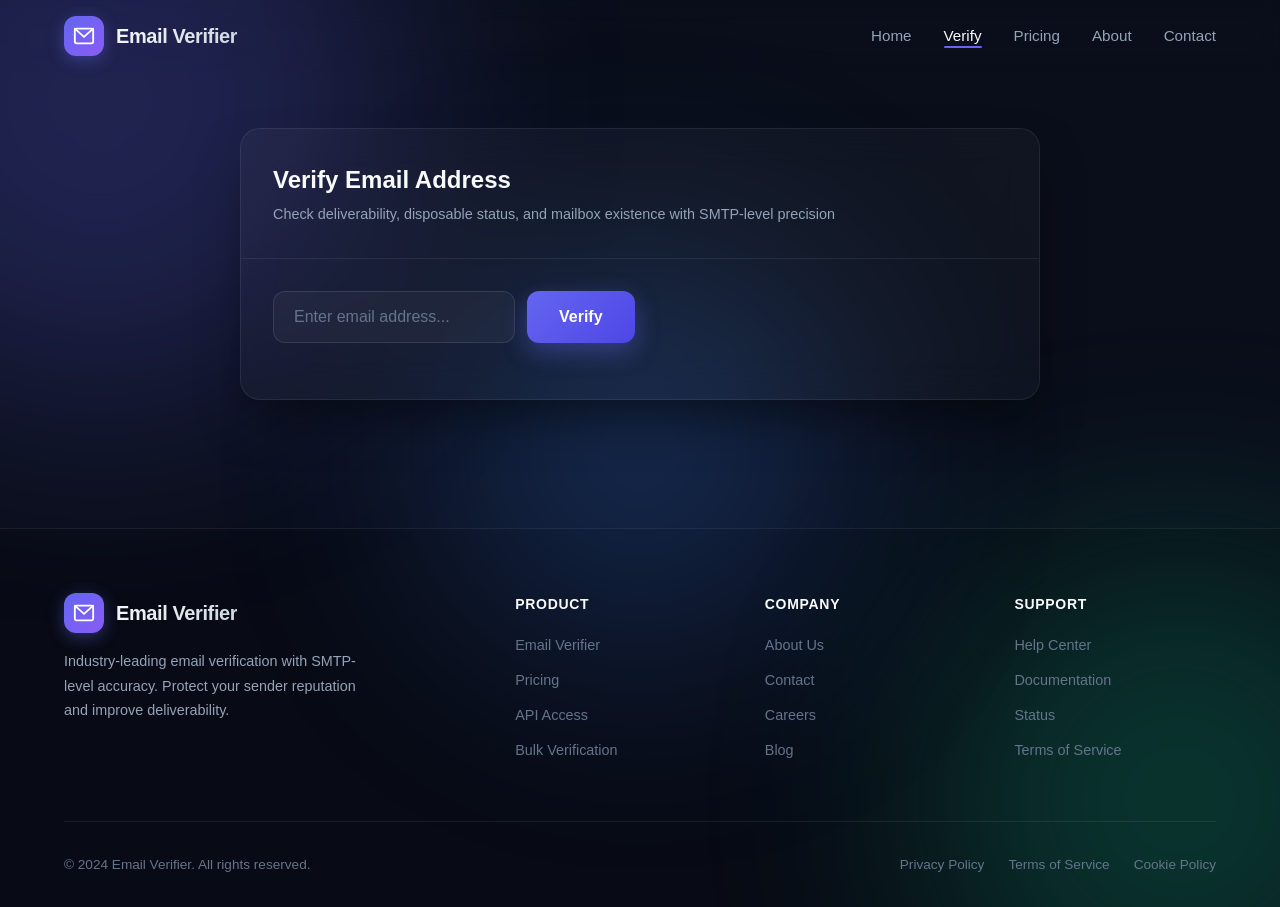
<file: frontend/verify.html>
<!DOCTYPE html>
<html lang="en">
<head>
    <meta charset="UTF-8">
    <meta name="viewport" content="width=device-width, initial-scale=1.0">
    <title>Verify Email - Email Verifier</title>
    <meta name="description" content="Verify any email address with SMTP-level accuracy. Check deliverability, detect disposable emails, and validate syntax instantly.">
    <link rel="stylesheet" href="./styles.css">
</head>
<body>
    <div class="bg-orb bg-orb--1"></div>
    <div class="bg-orb bg-orb--2"></div>
    <div class="bg-orb bg-orb--3"></div>

    <nav class="navbar" id="navbar">
        <div class="navbar-inner">
            <a href="./index.html" class="navbar-brand">
                <div class="logo-icon">
                    <svg viewBox="0 0 24 24" fill="none" stroke="currentColor" stroke-width="2" stroke-linecap="round" stroke-linejoin="round">
                        <rect x="2" y="4" width="20" height="16" rx="2"/>
                        <path d="M22 4L12 13 2 4"/>
                    </svg>
                </div>
                <span class="logo-text">Email Verifier</span>
            </a>

            <ul class="nav-links" id="navLinks">
                <li><a href="./index.html">Home</a></li>
                <li><a href="./verify.html" class="active">Verify</a></li>
                <li><a href="./pricing.html">Pricing</a></li>
                <li><a href="./about.html">About</a></li>
                <li><a href="./contact.html">Contact</a></li>
            </ul>

            <button class="hamburger" id="hamburger" aria-label="Toggle menu">
                <span></span>
                <span></span>
                <span></span>
            </button>
        </div>
    </nav>

    <div class="mobile-menu" id="mobileMenu">
        <a href="./index.html">Home</a>
        <a href="./verify.html">Verify</a>
        <a href="./pricing.html">Pricing</a>
        <a href="./about.html">About</a>
        <a href="./contact.html">Contact</a>
    </div>

    <section class="verify-section">
        <div class="container">
            <div class="verify-card">
                <div class="card-header">
                    <h2>Verify Email Address</h2>
                    <p class="card-subtitle">Check deliverability, disposable status, and mailbox existence with SMTP-level precision</p>
                </div>

                <div class="verify-form-wrap">
                    <form id="verifyForm" class="verify-form">
                        <div class="input-wrapper">
                            <input
                                type="email"
                                id="emailInput"
                                placeholder="Enter email address..."
                                required
                                autocomplete="email"
                            >
                        </div>
                        <button type="submit" id="verifyBtn" class="btn btn--primary">
                            <span id="btnText">Verify</span>
                            <span id="btnLoader" class="loader hidden"></span>
                        </button>
                    </form>

                    <div id="resultArea" class="result-area hidden">
                        <div class="result-card" id="resultCard">
                            <div class="result-header">
                                <div class="result-icon" id="resultIcon"></div>
                                <div class="result-title">
                                    <h3 id="resultStatus">—</h3>
                                    <div class="result-meta">
                                        <span class="score-badge" id="resultScore">0/100</span>
                                        <span class="safe-badge" id="resultSafe">Not Safe</span>
                                    </div>
                                </div>
                            </div>

                            <div class="result-body">
                                <div class="result-section result-section--highlight">
                                    <h4>What does "<span id="resultStatusText">—</span>" mean?</h4>
                                    <p id="resultDescription">—</p>
                                </div>

                                <div class="result-grid">
                                    <div class="result-item">
                                        <span class="label">can_connect_smtp</span>
                                        <span class="value" id="val_can_connect_smtp">—</span>
                                    </div>
                                    <div class="result-item">
                                        <span class="label">mx_accepts_mail</span>
                                        <span class="value" id="val_mx_accepts_mail">—</span>
                                    </div>
                                    <div class="result-item full-width">
                                        <span class="label">mx_records</span>
                                        <span class="value mono" id="val_mx_records">—</span>
                                    </div>
                                    <div class="result-item">
                                        <span class="label">has_inbox_full</span>
                                        <span class="value" id="val_has_inbox_full">—</span>
                                    </div>
                                    <div class="result-item">
                                        <span class="label">is_disabled</span>
                                        <span class="value" id="val_is_disabled">—</span>
                                    </div>
                                    <div class="result-item">
                                        <span class="label">is_deliverable</span>
                                        <span class="value" id="val_is_deliverable">—</span>
                                    </div>
                                    <div class="result-item">
                                        <span class="label">is_role_account</span>
                                        <span class="value" id="val_is_role_account">—</span>
                                    </div>
                                    <div class="result-item">
                                        <span class="label">is_catch_all</span>
                                        <span class="value" id="val_is_catch_all">—</span>
                                    </div>
                                    <div class="result-item">
                                        <span class="label">is_disposable</span>
                                        <span class="value" id="val_is_disposable">—</span>
                                    </div>
                                    <div class="result-item">
                                        <span class="label">is_spamtrap</span>
                                        <span class="value" id="val_is_spamtrap">—</span>
                                    </div>
                                    <div class="result-item">
                                        <span class="label">is_valid_syntax</span>
                                        <span class="value" id="val_is_valid_syntax">—</span>
                                    </div>
                                    <div class="result-item">
                                        <span class="label">is_safe_to_send</span>
                                        <span class="value" id="val_is_safe_to_send">—</span>
                                    </div>
                                </div>
                            </div>
                        </div>
                    </div>

                    <div id="errorArea" class="error-area hidden">
                        <div class="error-icon">!</div>
                        <p id="errorText">Something went wrong.</p>
                    </div>
                </div>
            </div>
        </div>
    </section>

    <footer class="footer">
        <div class="container">
            <div class="footer-grid">
                <div class="footer-brand">
                    <a href="./index.html" class="navbar-brand">
                        <div class="logo-icon">
                            <svg viewBox="0 0 24 24" fill="none" stroke="currentColor" stroke-width="2" stroke-linecap="round" stroke-linejoin="round">
                                <rect x="2" y="4" width="20" height="16" rx="2"/>
                                <path d="M22 4L12 13 2 4"/>
                            </svg>
                        </div>
                        <span class="logo-text">Email Verifier</span>
                    </a>
                    <p>Industry-leading email verification with SMTP-level accuracy. Protect your sender reputation and improve deliverability.</p>
                </div>

                <div class="footer-col">
                    <h4>Product</h4>
                    <ul>
                        <li><a href="./verify.html">Email Verifier</a></li>
                        <li><a href="./pricing.html">Pricing</a></li>
                        <li><a href="./pricing.html">API Access</a></li>
                        <li><a href="./pricing.html">Bulk Verification</a></li>
                    </ul>
                </div>

                <div class="footer-col">
                    <h4>Company</h4>
                    <ul>
                        <li><a href="./about.html">About Us</a></li>
                        <li><a href="./contact.html">Contact</a></li>
                        <li><a href="./about.html">Careers</a></li>
                        <li><a href="./about.html">Blog</a></li>
                    </ul>
                </div>

                <div class="footer-col">
                    <h4>Support</h4>
                    <ul>
                        <li><a href="./contact.html">Help Center</a></li>
                        <li><a href="./contact.html">Documentation</a></li>
                        <li><a href="./contact.html">Status</a></li>
                        <li><a href="./contact.html">Terms of Service</a></li>
                    </ul>
                </div>
            </div>

            <div class="footer-bottom">
                <p>&copy; 2024 Email Verifier. All rights reserved.</p>
                <div class="footer-bottom-links">
                    <a href="#">Privacy Policy</a>
                    <a href="#">Terms of Service</a>
                    <a href="#">Cookie Policy</a>
                </div>
            </div>
        </div>
    </footer>

    <script src="./app.js"></script>
</body>
</html>
</file>
<file: frontend/styles.css>
:root {
    --bg: #0a0e1a;
    --bg-elevated: #111827;
    --surface: rgba(17, 24, 39, 0.7);
    --surface-hover: rgba(17, 24, 39, 0.9);
    --card-bg: rgba(255, 255, 255, 0.03);
    --card-border: rgba(255, 255, 255, 0.08);
    --card-border-hover: rgba(255, 255, 255, 0.15);
    --text: #f8fafc;
    --text-secondary: #94a3b8;
    --text-muted: #64748b;
    --primary: #6366f1;
    --primary-dark: #4f46e5;
    --primary-glow: rgba(99, 102, 241, 0.4);
    --primary-light: rgba(99, 102, 241, 0.15);
    --success: #10b981;
    --success-glow: rgba(16, 185, 129, 0.25);
    --warning: #f59e0b;
    --warning-glow: rgba(245, 158, 11, 0.25);
    --danger: #ef4444;
    --danger-glow: rgba(239, 68, 68, 0.25);
    --info: #3b82f6;
    --radius: 20px;
    --radius-sm: 12px;
    --radius-xs: 8px;
    --shadow: 0 25px 50px -12px rgba(0, 0, 0, 0.5);
    --shadow-lg: 0 35px 60px -15px rgba(0, 0, 0, 0.6);
    --transition: all 0.3s cubic-bezier(0.4, 0, 0.2, 1);
    --font-sans: -apple-system, BlinkMacSystemFont, "Segoe UI", Roboto, "Helvetica Neue", Arial, sans-serif;
    --font-mono: ui-monospace, SFMono-Regular, Menlo, Monaco, Consolas, monospace;
}

* {
    margin: 0;
    padding: 0;
    box-sizing: border-box;
}

html {
    scroll-behavior: smooth;
}

body {
    font-family: var(--font-sans);
    background: var(--bg);
    color: var(--text);
    line-height: 1.6;
    min-height: 100vh;
    overflow-x: hidden;
    position: relative;
    -webkit-font-smoothing: antialiased;
    -moz-osx-font-smoothing: grayscale;
}

/* Background Effects */
.bg-orb {
    position: fixed;
    border-radius: 50%;
    filter: blur(120px);
    opacity: 0.25;
    pointer-events: none;
    z-index: 0;
}

.bg-orb--1 {
    width: 600px;
    height: 600px;
    background: var(--primary);
    top: -200px;
    left: -200px;
    animation: orbFloat 20s ease-in-out infinite;
}

.bg-orb--2 {
    width: 500px;
    height: 500px;
    background: var(--success);
    bottom: -150px;
    right: -150px;
    animation: orbFloat 25s ease-in-out infinite reverse;
}

.bg-orb--3 {
    width: 400px;
    height: 400px;
    background: var(--info);
    top: 50%;
    left: 50%;
    transform: translate(-50%, -50%);
    animation: orbFloat 30s ease-in-out infinite;
}

@keyframes orbFloat {
    0%, 100% { transform: translate(0, 0) scale(1); }
    25% { transform: translate(40px, -40px) scale(1.05); }
    50% { transform: translate(-30px, 30px) scale(0.95); }
    75% { transform: translate(30px, 15px) scale(1.02); }
}

.container {
    max-width: 1200px;
    margin: 0 auto;
    padding: 0 1.5rem;
    position: relative;
    z-index: 1;
}

/* Navbar */
.navbar {
    position: fixed;
    top: 0;
    left: 0;
    right: 0;
    z-index: 100;
    padding: 1rem 0;
    transition: var(--transition);
    backdrop-filter: blur(12px);
    background: transparent;
}

.navbar.scrolled {
    background: rgba(10, 14, 26, 0.85);
    border-bottom: 1px solid var(--card-border);
    padding: 0.75rem 0;
}

.navbar-inner {
    max-width: 1200px;
    margin: 0 auto;
    padding: 0 1.5rem;
    display: flex;
    align-items: center;
    justify-content: space-between;
}

.navbar-brand {
    display: flex;
    align-items: center;
    gap: 0.75rem;
    text-decoration: none;
    color: var(--text);
}

.logo-icon {
    width: 40px;
    height: 40px;
    background: linear-gradient(135deg, var(--primary), #8b5cf6);
    border-radius: 12px;
    display: flex;
    align-items: center;
    justify-content: center;
    color: white;
    box-shadow: 0 4px 16px var(--primary-glow);
    transition: var(--transition);
}

.logo-icon:hover {
    transform: scale(1.05);
}

.logo-icon svg {
    width: 22px;
    height: 22px;
}

.logo-text {
    font-size: 1.25rem;
    font-weight: 800;
    letter-spacing: -0.02em;
    background: linear-gradient(135deg, #f8fafc, #cbd5e1);
    -webkit-background-clip: text;
    -webkit-text-fill-color: transparent;
    background-clip: text;
}

.nav-links {
    display: flex;
    align-items: center;
    gap: 2rem;
    list-style: none;
}

.nav-links a {
    color: var(--text-secondary);
    text-decoration: none;
    font-size: 0.95rem;
    font-weight: 500;
    transition: var(--transition);
    position: relative;
}

.nav-links a:hover,
.nav-links a.active {
    color: var(--text);
}

.nav-links a::after {
    content: '';
    position: absolute;
    bottom: -4px;
    left: 0;
    width: 0;
    height: 2px;
    background: var(--primary);
    border-radius: 2px;
    transition: var(--transition);
}

.nav-links a:hover::after,
.nav-links a.active::after {
    width: 100%;
}

.nav-cta {
    padding: 0.6rem 1.25rem;
    background: linear-gradient(135deg, var(--primary), var(--primary-dark));
    color: white !important;
    border-radius: var(--radius-xs);
    font-weight: 600 !important;
    text-decoration: none;
    font-size: 0.9rem;
    transition: var(--transition);
    box-shadow: 0 4px 16px var(--primary-glow);
}

.nav-cta:hover {
    transform: translateY(-1px);
    box-shadow: 0 6px 24px var(--primary-glow);
    color: white !important;
}

.nav-cta::after {
    display: none !important;
}

.hamburger {
    display: none;
    flex-direction: column;
    gap: 5px;
    cursor: pointer;
    padding: 0.5rem;
    background: none;
    border: none;
}

.hamburger span {
    display: block;
    width: 24px;
    height: 2px;
    background: var(--text);
    border-radius: 2px;
    transition: var(--transition);
}

.hamburger.active span:nth-child(1) {
    transform: rotate(45deg) translate(5px, 5px);
}

.hamburger.active span:nth-child(2) {
    opacity: 0;
}

.hamburger.active span:nth-child(3) {
    transform: rotate(-45deg) translate(5px, -5px);
}

.mobile-menu {
    display: none;
    position: fixed;
    top: 0;
    left: 0;
    right: 0;
    bottom: 0;
    background: rgba(10, 14, 26, 0.98);
    backdrop-filter: blur(20px);
    z-index: 99;
    padding: 6rem 1.5rem 2rem;
    flex-direction: column;
    align-items: center;
    justify-content: center;
    gap: 2rem;
}

.mobile-menu.active {
    display: flex;
}

.mobile-menu a {
    color: var(--text);
    text-decoration: none;
    font-size: 1.5rem;
    font-weight: 600;
    transition: var(--transition);
}

.mobile-menu a:hover {
    color: var(--primary);
}

/* Hero */
.hero {
    padding: 10rem 0 6rem;
    text-align: center;
    position: relative;
}

.hero-badge {
    display: inline-flex;
    align-items: center;
    gap: 0.5rem;
    padding: 0.5rem 1rem;
    background: var(--primary-light);
    border: 1px solid rgba(99, 102, 241, 0.2);
    border-radius: 9999px;
    font-size: 0.85rem;
    font-weight: 500;
    color: var(--text-secondary);
    margin-bottom: 1.5rem;
    animation: fadeInDown 0.6s ease-out;
}

.hero-badge-dot {
    width: 8px;
    height: 8px;
    background: var(--success);
    border-radius: 50%;
    animation: pulse 2s ease-in-out infinite;
}

@keyframes pulse {
    0%, 100% { opacity: 1; }
    50% { opacity: 0.5; }
}

.hero h1 {
    font-size: clamp(2.5rem, 6vw, 4.5rem);
    font-weight: 900;
    line-height: 1.1;
    margin-bottom: 1.5rem;
    letter-spacing: -0.03em;
    animation: fadeInUp 0.6s ease-out 0.1s both;
}

.hero-gradient {
    background: linear-gradient(135deg, #f8fafc 0%, #6366f1 50%, #8b5cf6 100%);
    -webkit-background-clip: text;
    -webkit-text-fill-color: transparent;
    background-clip: text;
}

.hero-subtitle {
    font-size: clamp(1rem, 2vw, 1.25rem);
    color: var(--text-secondary);
    max-width: 700px;
    margin: 0 auto 2.5rem;
    line-height: 1.7;
    animation: fadeInUp 0.6s ease-out 0.2s both;
}

.hero-actions {
    display: flex;
    gap: 1rem;
    justify-content: center;
    flex-wrap: wrap;
    animation: fadeInUp 0.6s ease-out 0.3s both;
}

/* Buttons */
.btn {
    padding: 0.9rem 2rem;
    border: none;
    border-radius: var(--radius-sm);
    font-size: 1rem;
    font-weight: 600;
    cursor: pointer;
    transition: var(--transition);
    display: inline-flex;
    align-items: center;
    justify-content: center;
    gap: 0.5rem;
    white-space: nowrap;
    text-decoration: none;
    font-family: var(--font-sans);
}

.btn--primary {
    background: linear-gradient(135deg, var(--primary), var(--primary-dark));
    color: white;
    box-shadow: 0 8px 24px var(--primary-glow);
}

.btn--primary:hover {
    transform: translateY(-2px);
    box-shadow: 0 12px 32px var(--primary-glow);
}

.btn--secondary {
    background: transparent;
    color: var(--text);
    border: 1px solid var(--card-border);
}

.btn--secondary:hover {
    background: rgba(255, 255, 255, 0.05);
    border-color: var(--card-border-hover);
}

.btn:disabled {
    opacity: 0.6;
    cursor: not-allowed;
    transform: none !important;
}

/* Stats */
.stats {
    padding: 3rem 0;
    border-top: 1px solid var(--card-border);
    border-bottom: 1px solid var(--card-border);
    background: rgba(255, 255, 255, 0.01);
}

.stats-grid {
    display: grid;
    grid-template-columns: repeat(4, 1fr);
    gap: 2rem;
}

.stat-item {
    text-align: center;
}

.stat-value {
    font-size: 2.5rem;
    font-weight: 900;
    background: linear-gradient(135deg, var(--text), var(--primary));
    -webkit-background-clip: text;
    -webkit-text-fill-color: transparent;
    background-clip: text;
    letter-spacing: -0.02em;
    line-height: 1.2;
}

.stat-label {
    font-size: 0.875rem;
    color: var(--text-muted);
    margin-top: 0.25rem;
    font-weight: 500;
}

/* Sections */
.section {
    padding: 6rem 0;
    position: relative;
}

.section-header {
    text-align: center;
    max-width: 700px;
    margin: 0 auto 4rem;
}

.section-label {
    display: inline-block;
    padding: 0.35rem 1rem;
    background: var(--primary-light);
    border: 1px solid rgba(99, 102, 241, 0.2);
    border-radius: 9999px;
    font-size: 0.8rem;
    font-weight: 600;
    color: var(--primary);
    text-transform: uppercase;
    letter-spacing: 0.05em;
    margin-bottom: 1rem;
}

.section-title {
    font-size: clamp(1.75rem, 4vw, 2.75rem);
    font-weight: 800;
    letter-spacing: -0.02em;
    margin-bottom: 1rem;
    line-height: 1.2;
}

.section-subtitle {
    font-size: 1.1rem;
    color: var(--text-secondary);
    line-height: 1.7;
}

/* Features */
.features-grid {
    display: grid;
    grid-template-columns: repeat(3, 1fr);
    gap: 1.5rem;
}

.feature-card {
    padding: 2rem;
    background: var(--card-bg);
    border: 1px solid var(--card-border);
    border-radius: var(--radius);
    transition: var(--transition);
    position: relative;
    overflow: hidden;
}

.feature-card::before {
    content: '';
    position: absolute;
    top: 0;
    left: 0;
    right: 0;
    height: 1px;
    background: linear-gradient(90deg, transparent, rgba(99, 102, 241, 0.3), transparent);
    opacity: 0;
    transition: var(--transition);
}

.feature-card:hover {
    border-color: var(--card-border-hover);
    transform: translateY(-4px);
    box-shadow: var(--shadow);
}

.feature-card:hover::before {
    opacity: 1;
}

.feature-icon {
    width: 48px;
    height: 48px;
    background: linear-gradient(135deg, var(--primary), #8b5cf6);
    border-radius: 14px;
    display: flex;
    align-items: center;
    justify-content: center;
    margin-bottom: 1.25rem;
    box-shadow: 0 4px 16px var(--primary-glow);
}

.feature-icon svg {
    width: 24px;
    height: 24px;
    color: white;
}

.feature-title {
    font-size: 1.15rem;
    font-weight: 700;
    margin-bottom: 0.5rem;
    letter-spacing: -0.01em;
}

.feature-desc {
    font-size: 0.9rem;
    color: var(--text-secondary);
    line-height: 1.6;
}

/* How it works */
.how-grid {
    display: grid;
    grid-template-columns: repeat(3, 1fr);
    gap: 2rem;
    position: relative;
}

.how-grid::before {
    content: '';
    position: absolute;
    top: 40px;
    left: 20%;
    right: 20%;
    height: 2px;
    background: linear-gradient(90deg, var(--primary), var(--primary-dark));
    opacity: 0.3;
    z-index: 0;
}

.how-item {
    text-align: center;
    position: relative;
    z-index: 1;
}

.how-number {
    width: 80px;
    height: 80px;
    background: linear-gradient(135deg, var(--primary), var(--primary-dark));
    border-radius: 50%;
    display: flex;
    align-items: center;
    justify-content: center;
    font-size: 2rem;
    font-weight: 900;
    margin: 0 auto 1.5rem;
    box-shadow: 0 8px 32px var(--primary-glow);
    position: relative;
}

.how-number::after {
    content: '';
    position: absolute;
    inset: -4px;
    border-radius: 50%;
    background: linear-gradient(135deg, var(--primary), #8b5cf6);
    opacity: 0.3;
    z-index: -1;
    animation: pulse-ring 2s ease-in-out infinite;
}

@keyframes pulse-ring {
    0%, 100% { transform: scale(1); opacity: 0.3; }
    50% { transform: scale(1.1); opacity: 0.1; }
}

.how-title {
    font-size: 1.25rem;
    font-weight: 700;
    margin-bottom: 0.5rem;
}

.how-desc {
    font-size: 0.95rem;
    color: var(--text-secondary);
    max-width: 280px;
    margin: 0 auto;
    line-height: 1.6;
}

/* Verify Section */
.verify-section {
    padding: 8rem 0 4rem;
}

.verify-card {
    max-width: 800px;
    margin: 0 auto;
    background: var(--card-bg);
    border: 1px solid var(--card-border);
    border-radius: var(--radius);
    backdrop-filter: blur(20px);
    box-shadow: var(--shadow);
    overflow: hidden;
}

.verify-card .card-header {
    padding: 2rem;
    border-bottom: 1px solid var(--card-border);
}

.verify-card .card-header h2 {
    font-size: 1.5rem;
    font-weight: 700;
    margin-bottom: 0.25rem;
}

.verify-card .card-header p {
    color: var(--text-secondary);
    font-size: 0.9rem;
}

.verify-form-wrap {
    padding: 2rem;
}

.verify-form {
    display: flex;
    gap: 0.75rem;
    margin-bottom: 1.5rem;
}

.verify-form input {
    flex: 1;
    padding: 1rem 1.25rem;
    background: rgba(255, 255, 255, 0.04);
    border: 1px solid rgba(255, 255, 255, 0.1);
    border-radius: var(--radius-sm);
    color: var(--text);
    font-size: 1rem;
    outline: none;
    transition: var(--transition);
}

.verify-form input::placeholder {
    color: var(--text-muted);
}

.verify-form input:focus {
    border-color: var(--primary);
    box-shadow: 0 0 0 3px var(--primary-glow);
    background: rgba(255, 255, 255, 0.06);
}

/* Result card (verify page) */
.result-area {
    margin-top: 1.5rem;
    animation: fadeInUp 0.4s ease-out;
}

.result-card {
    border: 1px solid var(--card-border);
    border-radius: var(--radius);
    overflow: hidden;
    background: rgba(255, 255, 255, 0.02);
}

.result-header {
    display: flex;
    align-items: center;
    gap: 1rem;
    padding: 1.25rem;
    border-bottom: 1px solid var(--card-border);
}

.result-icon {
    width: 52px;
    height: 52px;
    border-radius: 16px;
    display: flex;
    align-items: center;
    justify-content: center;
    font-size: 1.75rem;
    flex-shrink: 0;
    font-weight: 700;
}

.result-icon.safe { background: var(--success-glow); color: var(--success); box-shadow: 0 0 24px var(--success-glow); }
.result-icon.disposable { background: var(--warning-glow); color: var(--warning); box-shadow: 0 0 24px var(--warning-glow); }
.result-icon.invalid, .result-icon.disabled, .result-icon.spamtrap { background: var(--danger-glow); color: var(--danger); box-shadow: 0 0 24px var(--danger-glow); }
.result-icon.catch_all, .result-icon.role_account, .result-icon.inbox_full, .result-icon.temporary_failure, .result-icon.blocked, .result-icon.unknown { background: rgba(148, 163, 184, 0.15); color: var(--text-secondary); }

.result-title h3 {
    font-size: 1.25rem;
    font-weight: 700;
    text-transform: capitalize;
    letter-spacing: -0.01em;
}

.result-meta {
    display: flex;
    align-items: center;
    gap: 0.5rem;
    margin-top: 0.35rem;
}

.score-badge {
    display: inline-flex;
    align-items: center;
    padding: 0.25rem 0.75rem;
    border-radius: 9999px;
    font-size: 0.85rem;
    font-weight: 700;
    letter-spacing: 0.025em;
}

.score-badge.high { background: var(--success-glow); color: var(--success); }
.score-badge.medium { background: var(--warning-glow); color: var(--warning); }
.score-badge.low { background: var(--danger-glow); color: var(--danger); }
.score-badge.null { background: rgba(148, 163, 184, 0.15); color: var(--text-muted); }

.safe-badge {
    display: inline-flex;
    align-items: center;
    padding: 0.25rem 0.6rem;
    border-radius: 9999px;
    font-size: 0.75rem;
    font-weight: 600;
    text-transform: uppercase;
    letter-spacing: 0.05em;
}

.safe-badge.true { background: var(--success-glow); color: var(--success); }
.safe-badge.false { background: rgba(148, 163, 184, 0.1); color: var(--text-muted); }

.result-body { padding: 1.25rem; }

.result-section {
    margin-bottom: 1.25rem;
    padding: 1rem;
    background: rgba(99, 102, 241, 0.06);
    border: 1px solid rgba(99, 102, 241, 0.12);
    border-radius: var(--radius-sm);
}

.result-section--highlight {
    background: rgba(99, 102, 241, 0.08);
    border-color: rgba(99, 102, 241, 0.18);
}

.result-section h4 {
    font-size: 0.9rem;
    font-weight: 600;
    margin-bottom: 0.4rem;
}

.result-section p {
    font-size: 0.875rem;
    color: var(--text-secondary);
    line-height: 1.5;
}

.result-grid {
    display: grid;
    grid-template-columns: 1fr 1fr;
    gap: 0.5rem;
}

.result-item {
    display: flex;
    justify-content: space-between;
    align-items: center;
    padding: 0.6rem 0.75rem;
    border-radius: 8px;
    background: rgba(255, 255, 255, 0.02);
    border: 1px solid transparent;
    transition: var(--transition);
}

.result-item:hover {
    border-color: rgba(255, 255, 255, 0.08);
    background: rgba(255, 255, 255, 0.03);
}

.result-item.full-width { grid-column: 1 / -1; }

.result-item .label {
    font-size: 0.8rem;
    color: var(--text-muted);
    font-family: var(--font-mono);
}

.result-item .value {
    font-size: 0.85rem;
    font-weight: 600;
    text-transform: capitalize;
}

.result-item .value.mono {
    font-family: var(--font-mono);
    font-size: 0.8rem;
}

.value.true { color: var(--success); }
.value.false { color: var(--danger); }

.error-area {
    margin-top: 1rem;
    padding: 1rem;
    background: var(--danger-glow);
    border: 1px solid rgba(239, 68, 68, 0.3);
    border-radius: var(--radius-sm);
    color: var(--danger);
    display: flex;
    align-items: flex-start;
    gap: 0.75rem;
    animation: fadeInUp 0.3s ease-out;
}

.error-icon {
    width: 24px;
    height: 24px;
    border-radius: 50%;
    background: var(--danger);
    color: white;
    display: flex;
    align-items: center;
    justify-content: center;
    font-weight: 700;
    font-size: 0.9rem;
    flex-shrink: 0;
}

.error-area p { font-size: 0.9rem; line-height: 1.5; }

/* Pricing */
.pricing-grid {
    display: grid;
    grid-template-columns: repeat(3, 1fr);
    gap: 1.5rem;
    align-items: start;
}

.pricing-card {
    padding: 2rem;
    background: var(--card-bg);
    border: 1px solid var(--card-border);
    border-radius: var(--radius);
    transition: var(--transition);
    position: relative;
}

.pricing-card:hover {
    border-color: var(--card-border-hover);
    transform: translateY(-4px);
    box-shadow: var(--shadow);
}

.pricing-card.featured {
    background: linear-gradient(135deg, rgba(99, 102, 241, 0.1), rgba(139, 92, 246, 0.05));
    border-color: var(--primary);
    box-shadow: 0 0 40px var(--primary-glow);
    transform: scale(1.02);
}

.pricing-card.featured:hover {
    transform: scale(1.02) translateY(-4px);
}

.pricing-popular {
    position: absolute;
    top: -12px;
    left: 50%;
    transform: translateX(-50%);
    padding: 0.35rem 1rem;
    background: linear-gradient(135deg, var(--primary), var(--primary-dark));
    color: white;
    font-size: 0.75rem;
    font-weight: 700;
    border-radius: 9999px;
    text-transform: uppercase;
    letter-spacing: 0.05em;
}

.pricing-name {
    font-size: 1.25rem;
    font-weight: 700;
    margin-bottom: 0.5rem;
}

.pricing-price {
    font-size: 3rem;
    font-weight: 900;
    letter-spacing: -0.03em;
    margin-bottom: 0.25rem;
}

.pricing-price span {
    font-size: 1rem;
    font-weight: 500;
    color: var(--text-muted);
}

.pricing-desc {
    font-size: 0.9rem;
    color: var(--text-secondary);
    margin-bottom: 1.5rem;
}

.pricing-features {
    list-style: none;
    margin-bottom: 2rem;
}

.pricing-features li {
    padding: 0.6rem 0;
    display: flex;
    align-items: center;
    gap: 0.75rem;
    font-size: 0.95rem;
    color: var(--text-secondary);
    border-bottom: 1px solid var(--card-border);
}

.pricing-features li:last-child { border-bottom: none; }

.pricing-features li::before {
    content: '✓';
    color: var(--success);
    font-weight: 700;
    flex-shrink: 0;
}

.pricing-card .btn { width: 100%; }

/* Comparison Table */
.comparison-table {
    width: 100%;
    border-collapse: collapse;
    margin-top: 2rem;
    background: var(--card-bg);
    border: 1px solid var(--card-border);
    border-radius: var(--radius);
    overflow: hidden;
}

.comparison-table th,
.comparison-table td {
    padding: 1rem 1.25rem;
    text-align: left;
    border-bottom: 1px solid var(--card-border);
}

.comparison-table th {
    font-size: 0.8rem;
    font-weight: 600;
    text-transform: uppercase;
    letter-spacing: 0.05em;
    color: var(--text-muted);
    background: rgba(255, 255, 255, 0.02);
}

.comparison-table td { font-size: 0.95rem; }

.comparison-table tr:last-child td { border-bottom: none; }

.comparison-table tr:hover td { background: rgba(255, 255, 255, 0.02); }

/* FAQ */
.faq-list {
    max-width: 800px;
    margin: 0 auto;
}

.faq-item {
    background: var(--card-bg);
    border: 1px solid var(--card-border);
    border-radius: var(--radius-sm);
    margin-bottom: 1rem;
    overflow: hidden;
    transition: var(--transition);
}

.faq-item:hover {
    border-color: var(--card-border-hover);
}

.faq-question {
    padding: 1.25rem;
    display: flex;
    justify-content: space-between;
    align-items: center;
    cursor: pointer;
    font-weight: 600;
    font-size: 1rem;
    user-select: none;
}

.faq-question:hover { color: var(--primary); }

.faq-icon {
    width: 24px;
    height: 24px;
    border-radius: 50%;
    background: var(--primary-light);
    color: var(--primary);
    display: flex;
    align-items: center;
    justify-content: center;
    font-size: 1.25rem;
    font-weight: 700;
    flex-shrink: 0;
    transition: var(--transition);
}

.faq-item.active .faq-icon {
    transform: rotate(45deg);
    background: var(--primary);
    color: white;
}

.faq-answer {
    max-height: 0;
    overflow: hidden;
    transition: max-height 0.3s ease-out, padding 0.3s ease-out;
}

.faq-item.active .faq-answer {
    max-height: 500px;
}

.faq-answer-inner {
    padding: 0 1.25rem 1.25rem;
    color: var(--text-secondary);
    font-size: 0.95rem;
    line-height: 1.7;
}

/* About */
.about-grid {
    display: grid;
    grid-template-columns: 1fr 1fr;
    gap: 4rem;
    align-items: center;
}

.about-content h3 {
    font-size: 1.5rem;
    font-weight: 700;
    margin-bottom: 1rem;
    margin-top: 2rem;
}

.about-content h3:first-child { margin-top: 0; }

.about-content p {
    color: var(--text-secondary);
    line-height: 1.8;
    font-size: 1rem;
}

.team-grid {
    display: grid;
    grid-template-columns: repeat(2, 1fr);
    gap: 1.5rem;
}

.team-card {
    background: var(--card-bg);
    border: 1px solid var(--card-border);
    border-radius: var(--radius);
    padding: 1.5rem;
    text-align: center;
    transition: var(--transition);
}

.team-card:hover {
    border-color: var(--card-border-hover);
    transform: translateY(-4px);
}

.team-avatar {
    width: 80px;
    height: 80px;
    border-radius: 50%;
    background: linear-gradient(135deg, var(--primary), #8b5cf6);
    margin: 0 auto 1rem;
    display: flex;
    align-items: center;
    justify-content: center;
    font-size: 2rem;
    font-weight: 700;
    color: white;
}

.team-name {
    font-size: 1.1rem;
    font-weight: 700;
    margin-bottom: 0.25rem;
}

.team-role {
    font-size: 0.875rem;
    color: var(--text-muted);
}

/* Contact */
.contact-grid {
    display: grid;
    grid-template-columns: 1fr 1fr;
    gap: 4rem;
}

.contact-form {
    display: flex;
    flex-direction: column;
    gap: 1.25rem;
}

.form-group {
    display: flex;
    flex-direction: column;
    gap: 0.5rem;
}

.form-group label {
    font-size: 0.9rem;
    font-weight: 600;
    color: var(--text-secondary);
}

.form-group input,
.form-group textarea {
    padding: 0.9rem 1.1rem;
    background: rgba(255, 255, 255, 0.04);
    border: 1px solid rgba(255, 255, 255, 0.1);
    border-radius: var(--radius-sm);
    color: var(--text);
    font-size: 1rem;
    outline: none;
    transition: var(--transition);
    font-family: var(--font-sans);
}

.form-group input:focus,
.form-group textarea:focus {
    border-color: var(--primary);
    box-shadow: 0 0 0 3px var(--primary-glow);
    background: rgba(255, 255, 255, 0.06);
}

.form-group textarea {
    resize: vertical;
    min-height: 120px;
}

.contact-info {
    display: flex;
    flex-direction: column;
    gap: 2rem;
}

.contact-info-item {
    display: flex;
    align-items: flex-start;
    gap: 1rem;
}

.contact-info-icon {
    width: 48px;
    height: 48px;
    border-radius: 14px;
    background: var(--primary-light);
    border: 1px solid rgba(99, 102, 241, 0.2);
    display: flex;
    align-items: center;
    justify-content: center;
    flex-shrink: 0;
}

.contact-info-icon svg {
    width: 22px;
    height: 22px;
    color: var(--primary);
}

.contact-info-content h4 {
    font-size: 1rem;
    font-weight: 600;
    margin-bottom: 0.25rem;
}

.contact-info-content p,
.contact-info-content a {
    font-size: 0.95rem;
    color: var(--text-secondary);
    text-decoration: none;
    line-height: 1.6;
}

.contact-info-content a:hover { color: var(--primary); }

/* Footer */
.footer {
    padding: 4rem 0 2rem;
    border-top: 1px solid var(--card-border);
    margin-top: 4rem;
    background: rgba(0, 0, 0, 0.2);
}

.footer-grid {
    display: grid;
    grid-template-columns: 2fr 1fr 1fr 1fr;
    gap: 3rem;
    margin-bottom: 3rem;
}

.footer-brand p {
    color: var(--text-secondary);
    font-size: 0.9rem;
    line-height: 1.7;
    margin-top: 1rem;
    max-width: 300px;
}

.footer-col h4 {
    font-size: 0.875rem;
    font-weight: 700;
    text-transform: uppercase;
    letter-spacing: 0.05em;
    margin-bottom: 1rem;
    color: var(--text);
}

.footer-col ul {
    list-style: none;
}

.footer-col li {
    margin-bottom: 0.6rem;
}

.footer-col a {
    color: var(--text-muted);
    text-decoration: none;
    font-size: 0.9rem;
    transition: var(--transition);
}

.footer-col a:hover { color: var(--text); }

.footer-bottom {
    padding-top: 2rem;
    border-top: 1px solid var(--card-border);
    display: flex;
    justify-content: space-between;
    align-items: center;
    flex-wrap: wrap;
    gap: 1rem;
}

.footer-bottom p {
    color: var(--text-muted);
    font-size: 0.85rem;
}

.footer-bottom-links {
    display: flex;
    gap: 1.5rem;
}

.footer-bottom-links a {
    color: var(--text-muted);
    text-decoration: none;
    font-size: 0.85rem;
    transition: var(--transition);
}

.footer-bottom-links a:hover { color: var(--text); }

/* Animations */
@keyframes fadeInUp {
    from { opacity: 0; transform: translateY(30px); }
    to { opacity: 1; transform: translateY(0); }
}

@keyframes fadeInDown {
    from { opacity: 0; transform: translateY(-20px); }
    to { opacity: 1; transform: translateY(0); }
}

.hidden { display: none !important; }

.loader {
    width: 18px;
    height: 18px;
    border: 2px solid rgba(255, 255, 255, 0.25);
    border-top-color: white;
    border-radius: 50%;
    animation: spin 0.7s linear infinite;
}

@keyframes spin { to { transform: rotate(360deg); } }

/* Page padding for fixed navbar */
main {
    position: relative;
    z-index: 1;
}

/* Responsive */
@media (max-width: 1024px) {
    .features-grid { grid-template-columns: repeat(2, 1fr); }
    .pricing-grid { grid-template-columns: 1fr; max-width: 500px; margin: 0 auto; }
    .pricing-card.featured { transform: scale(1); }
    .pricing-card.featured:hover { transform: translateY(-4px); }
    .about-grid { grid-template-columns: 1fr; gap: 3rem; }
    .contact-grid { grid-template-columns: 1fr; gap: 3rem; }
    .footer-grid { grid-template-columns: 1fr 1fr; }
}

@media (max-width: 768px) {
    .nav-links { display: none; }
    .hamburger { display: flex; }
    .stats-grid { grid-template-columns: repeat(2, 1fr); gap: 1.5rem; }
    .features-grid { grid-template-columns: 1fr; }
    .how-grid { grid-template-columns: 1fr; gap: 3rem; }
    .how-grid::before { display: none; }
    .hero { padding: 8rem 0 4rem; }
    .section { padding: 4rem 0; }
    .team-grid { grid-template-columns: 1fr; }
    .footer-grid { grid-template-columns: 1fr; gap: 2rem; }
    .footer-bottom { flex-direction: column; text-align: center; }
    .verify-form { flex-direction: column; }
    .verify-form .btn { width: 100%; }
    .result-grid { grid-template-columns: 1fr; }
    .result-header { flex-direction: column; text-align: center; }
    .comparison-table { font-size: 0.85rem; }
    .comparison-table th, .comparison-table td { padding: 0.75rem; }
}

@media (max-width: 480px) {
    .stats-grid { grid-template-columns: 1fr; }
    .hero-actions { flex-direction: column; }
    .hero-actions .btn { width: 100%; }
    .stat-value { font-size: 2rem; }
}
</file>
